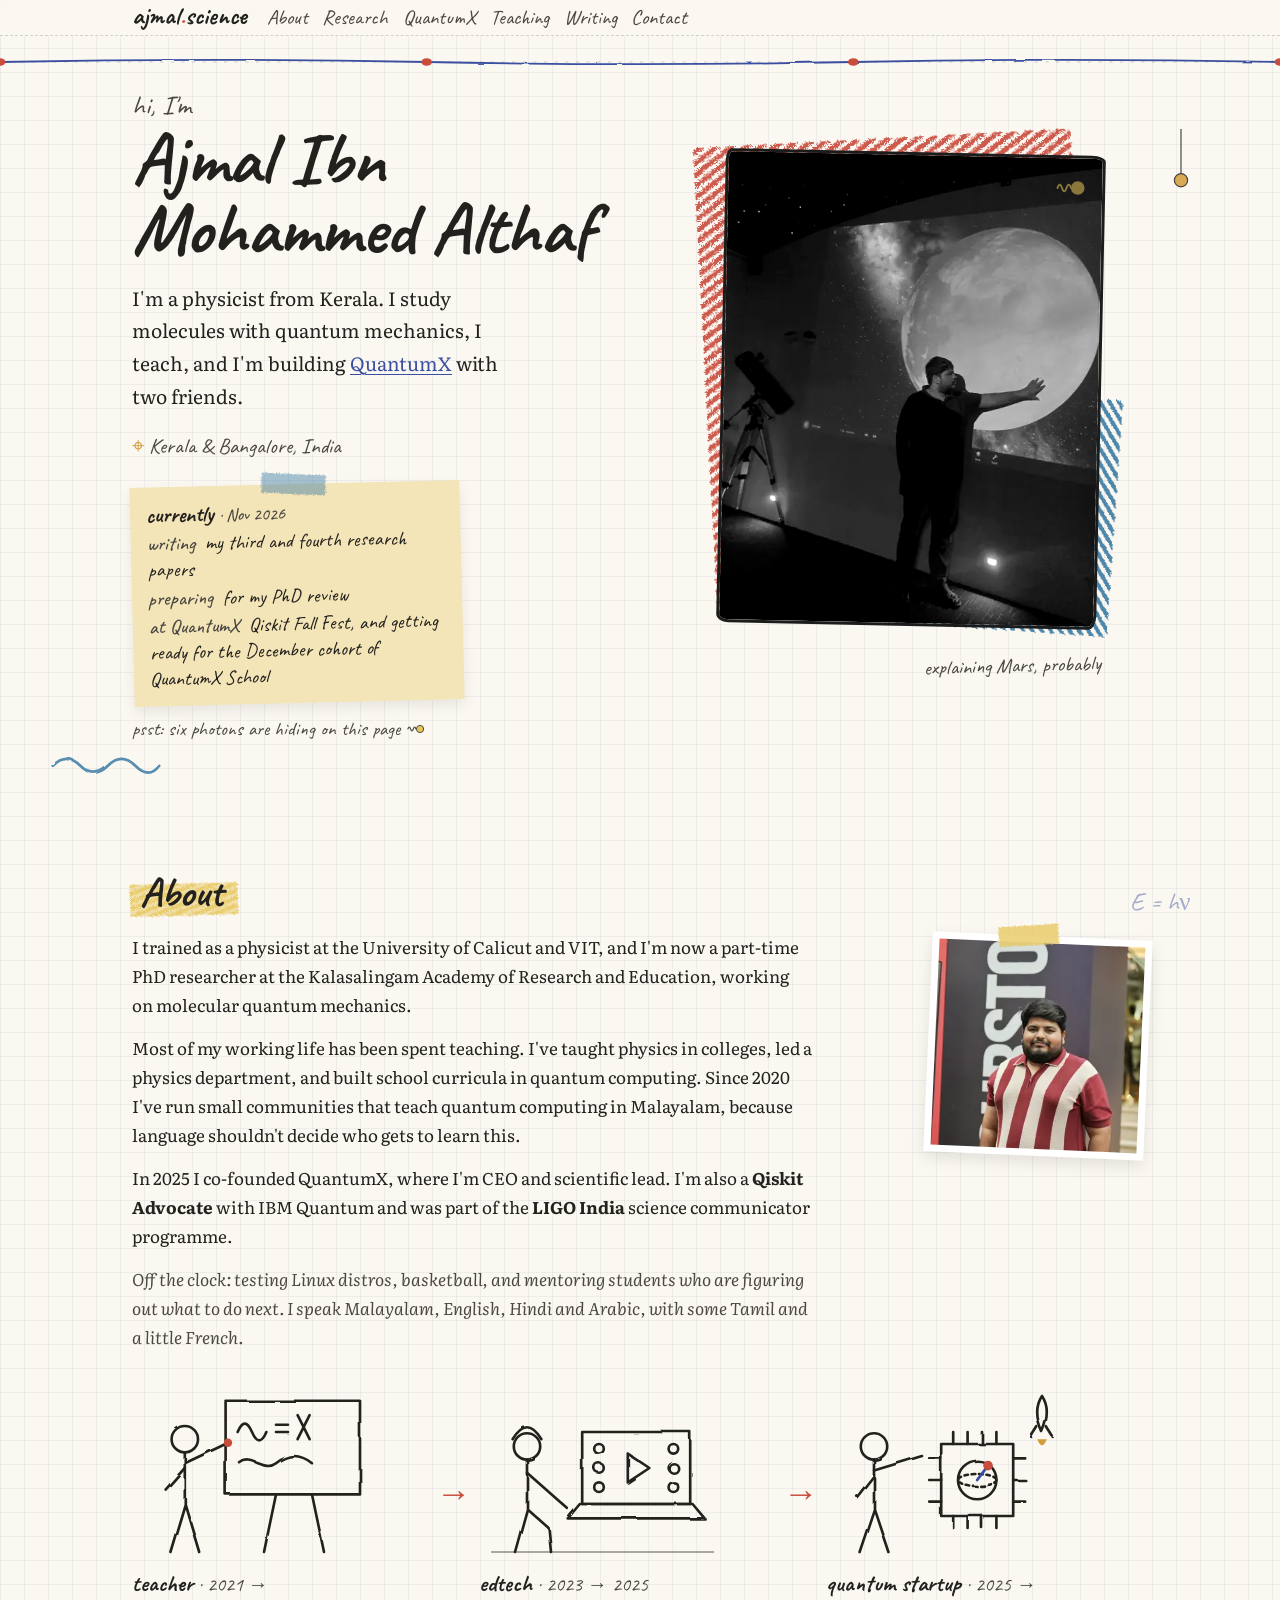
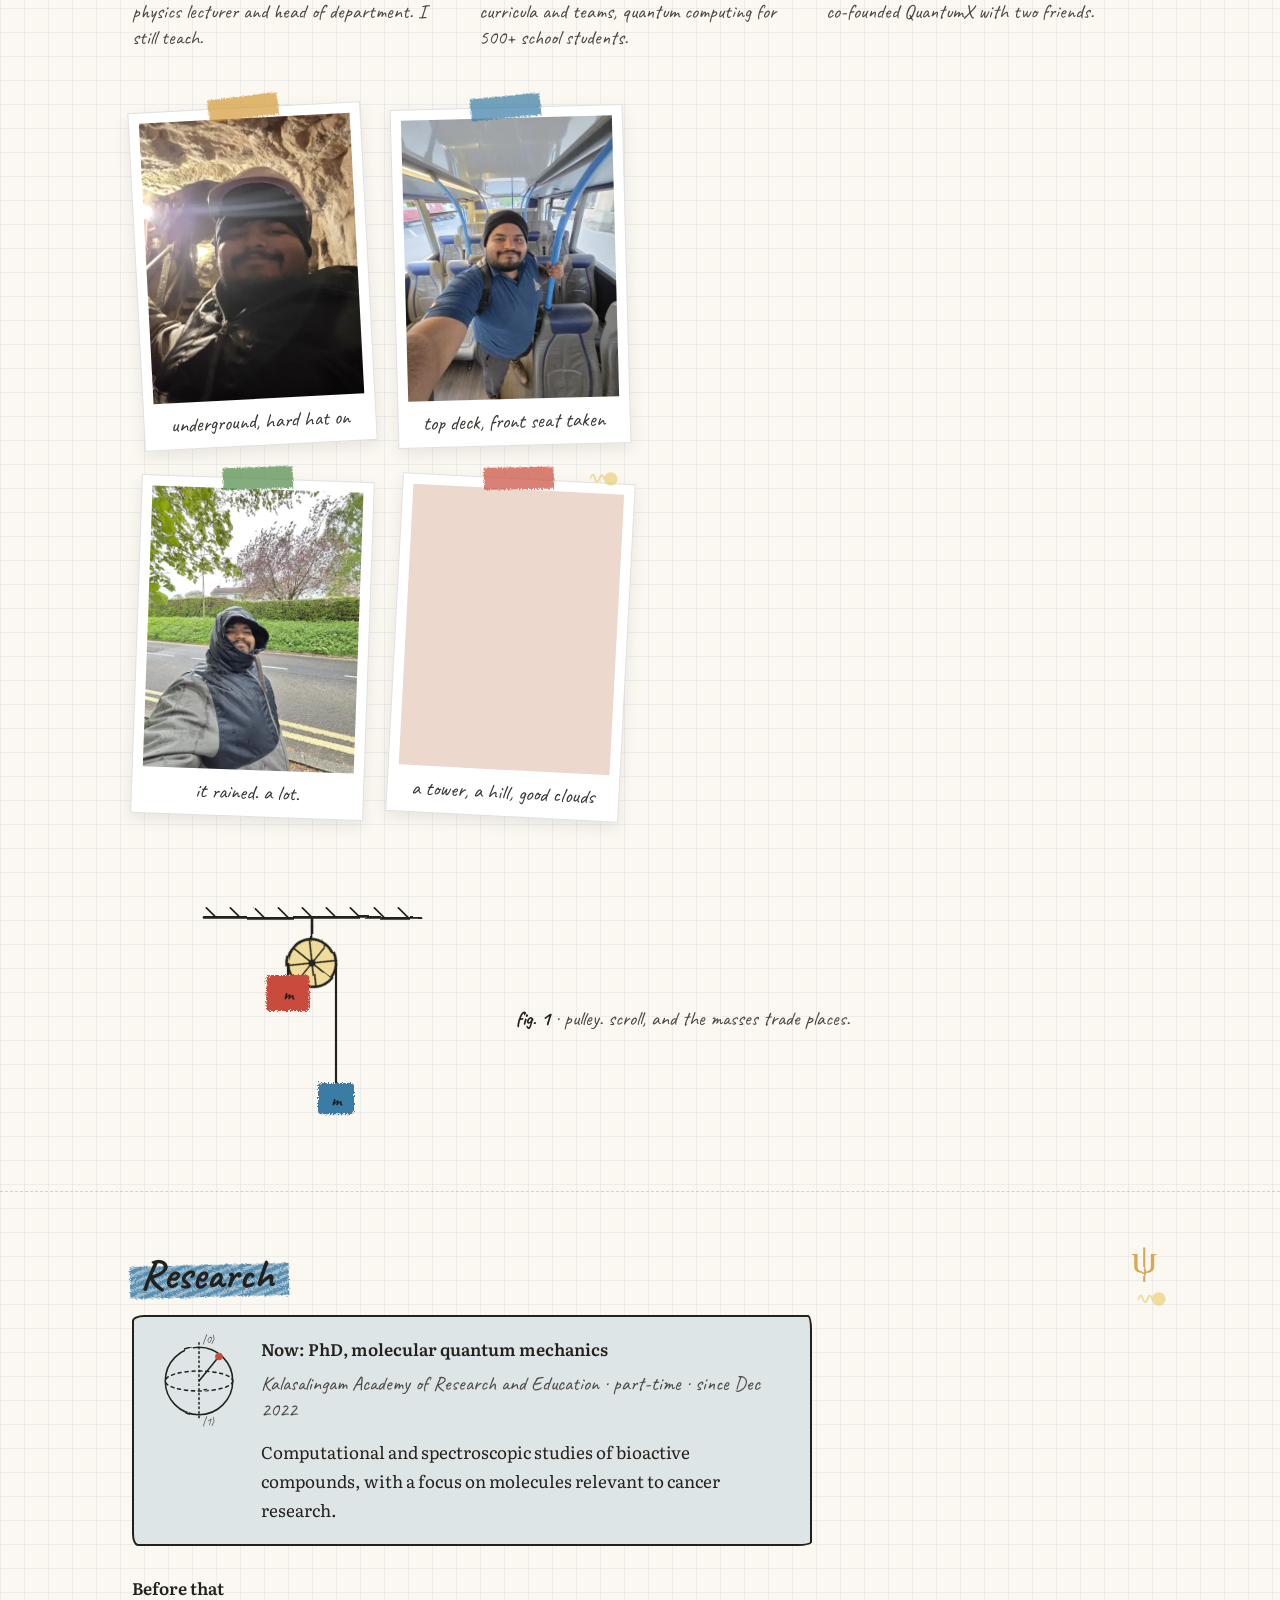
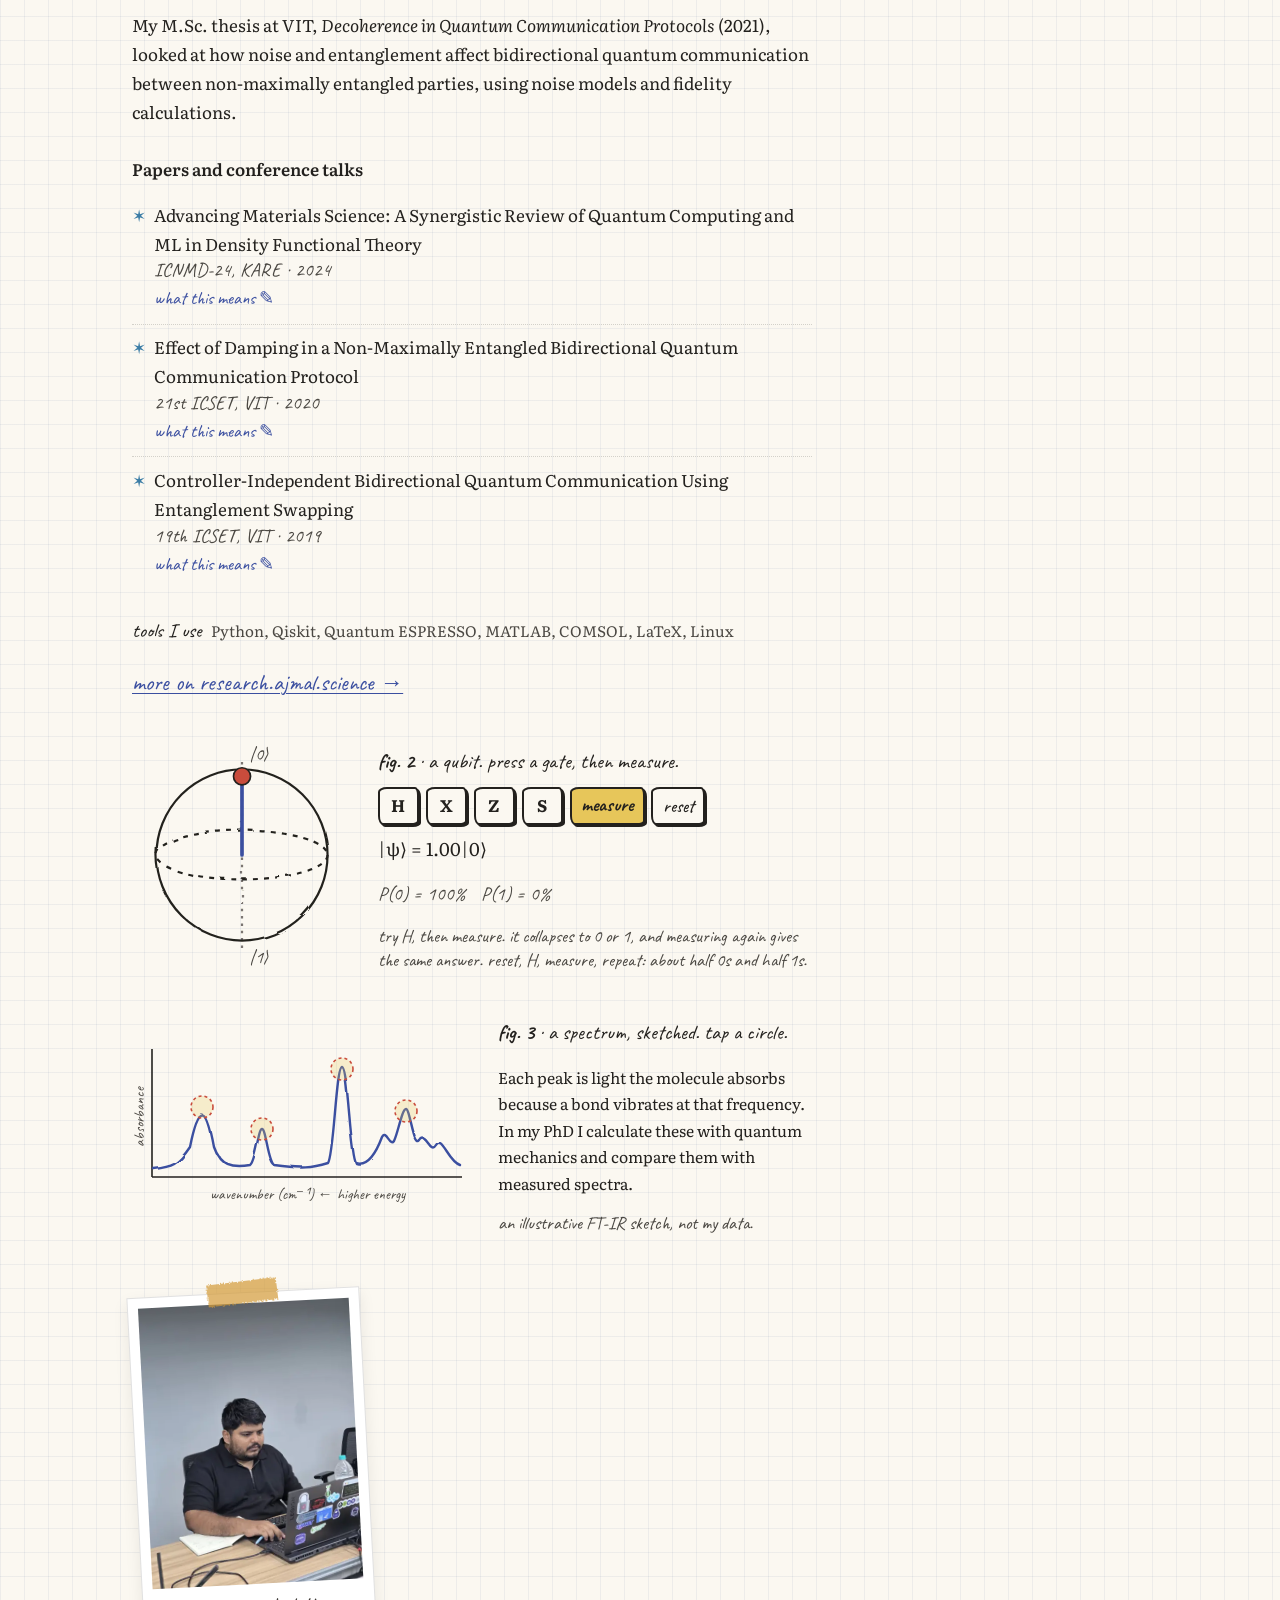
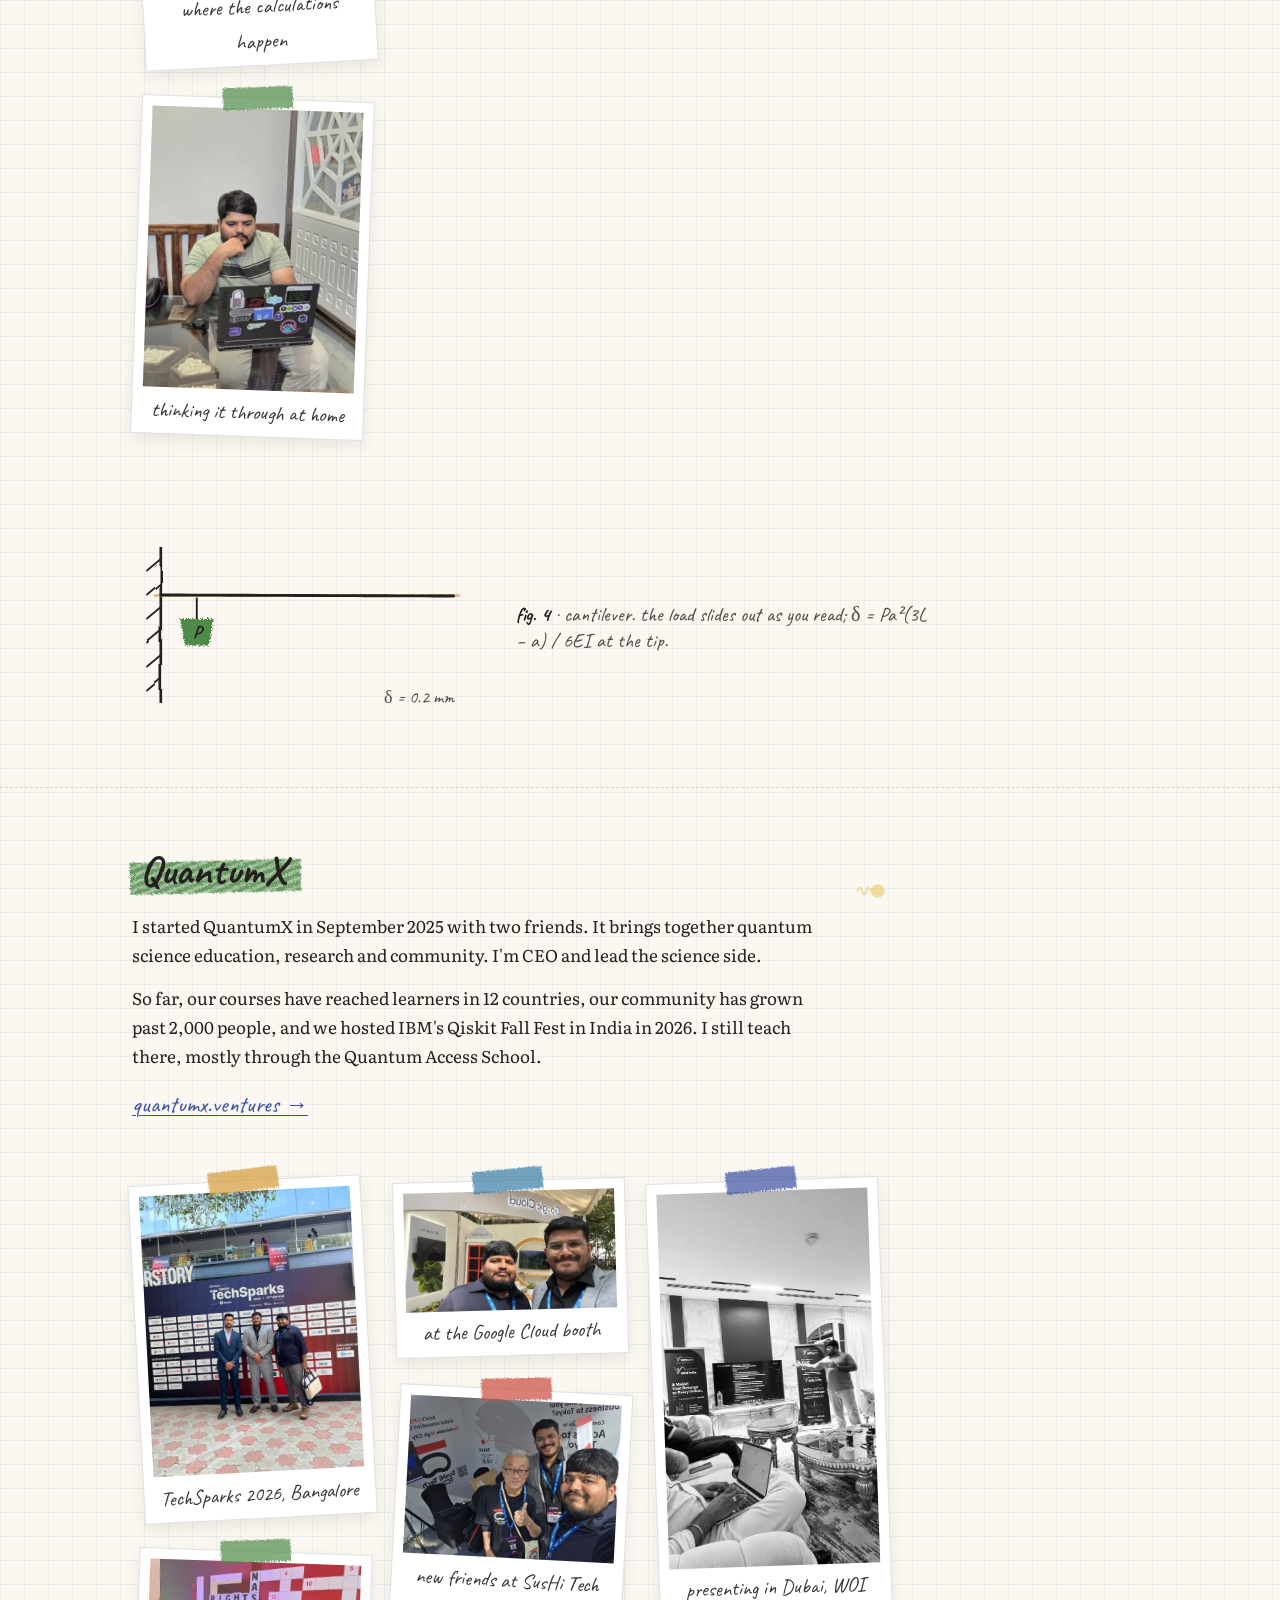
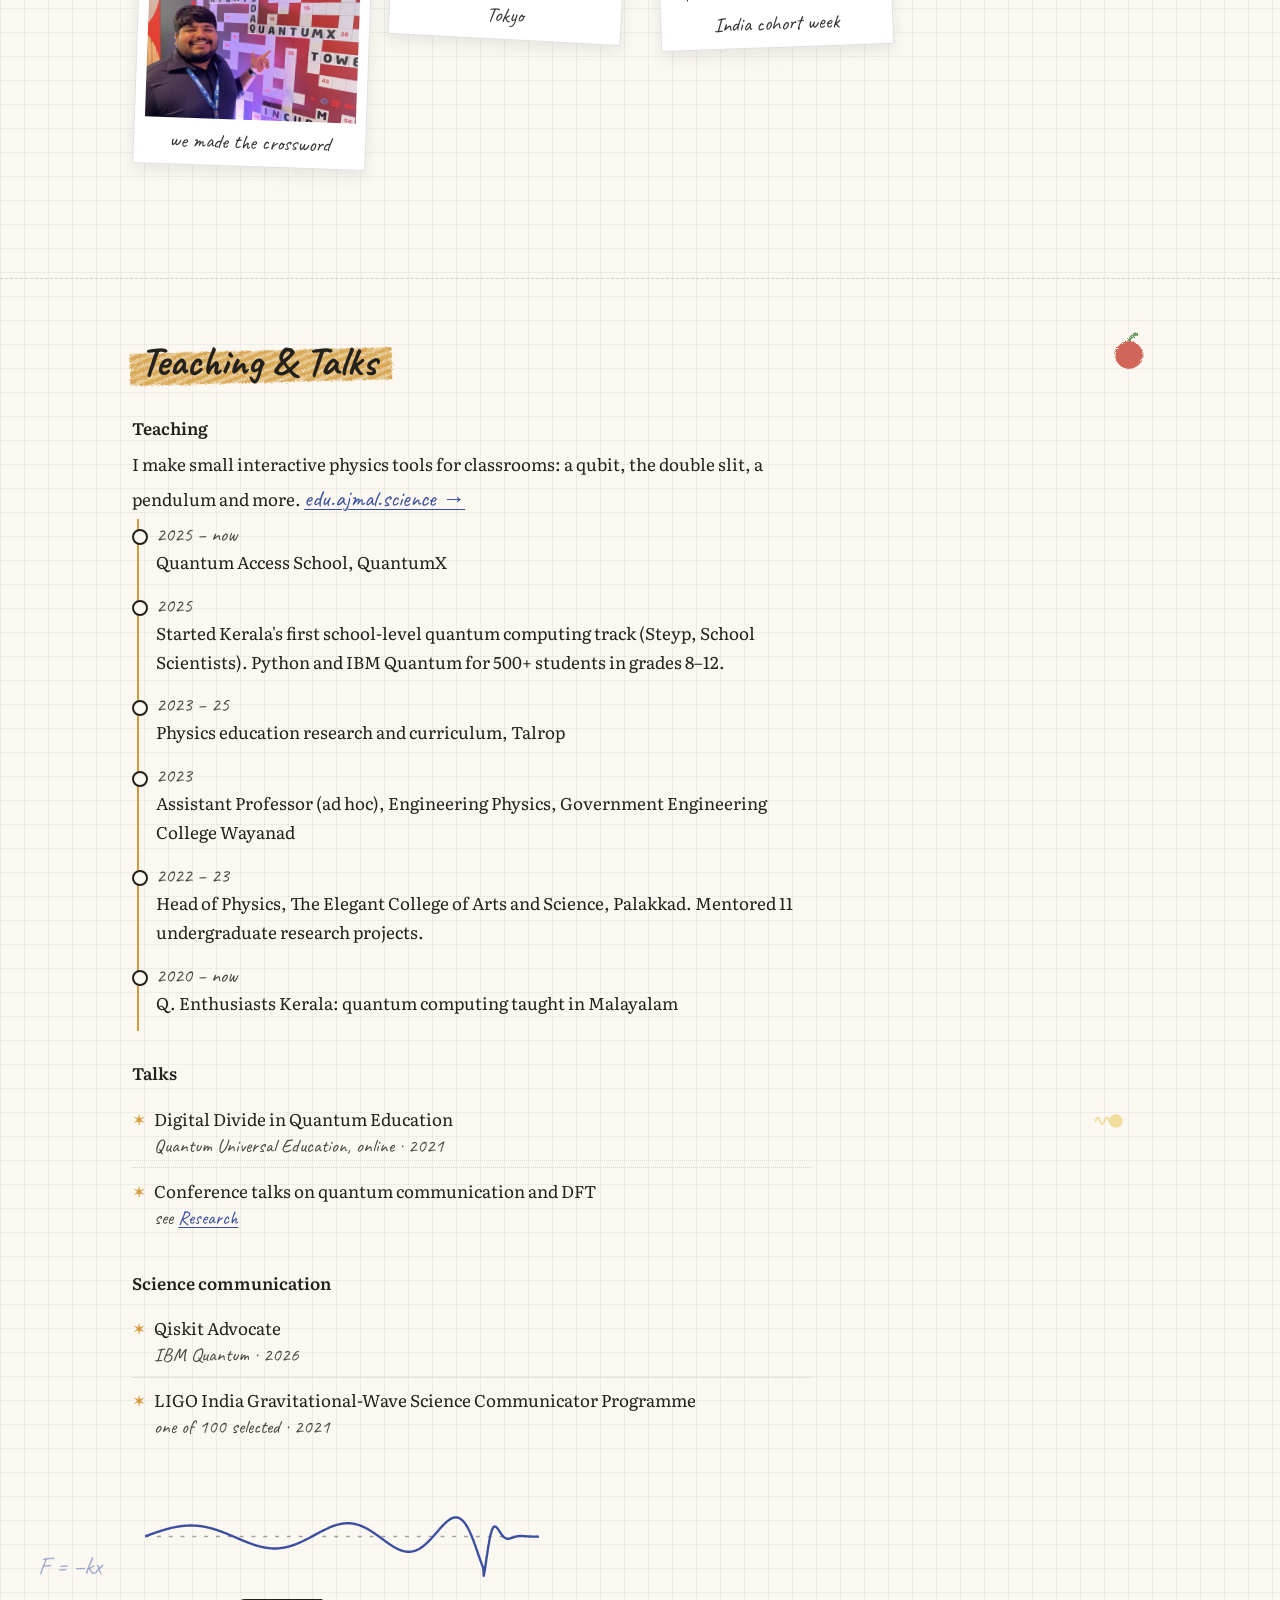
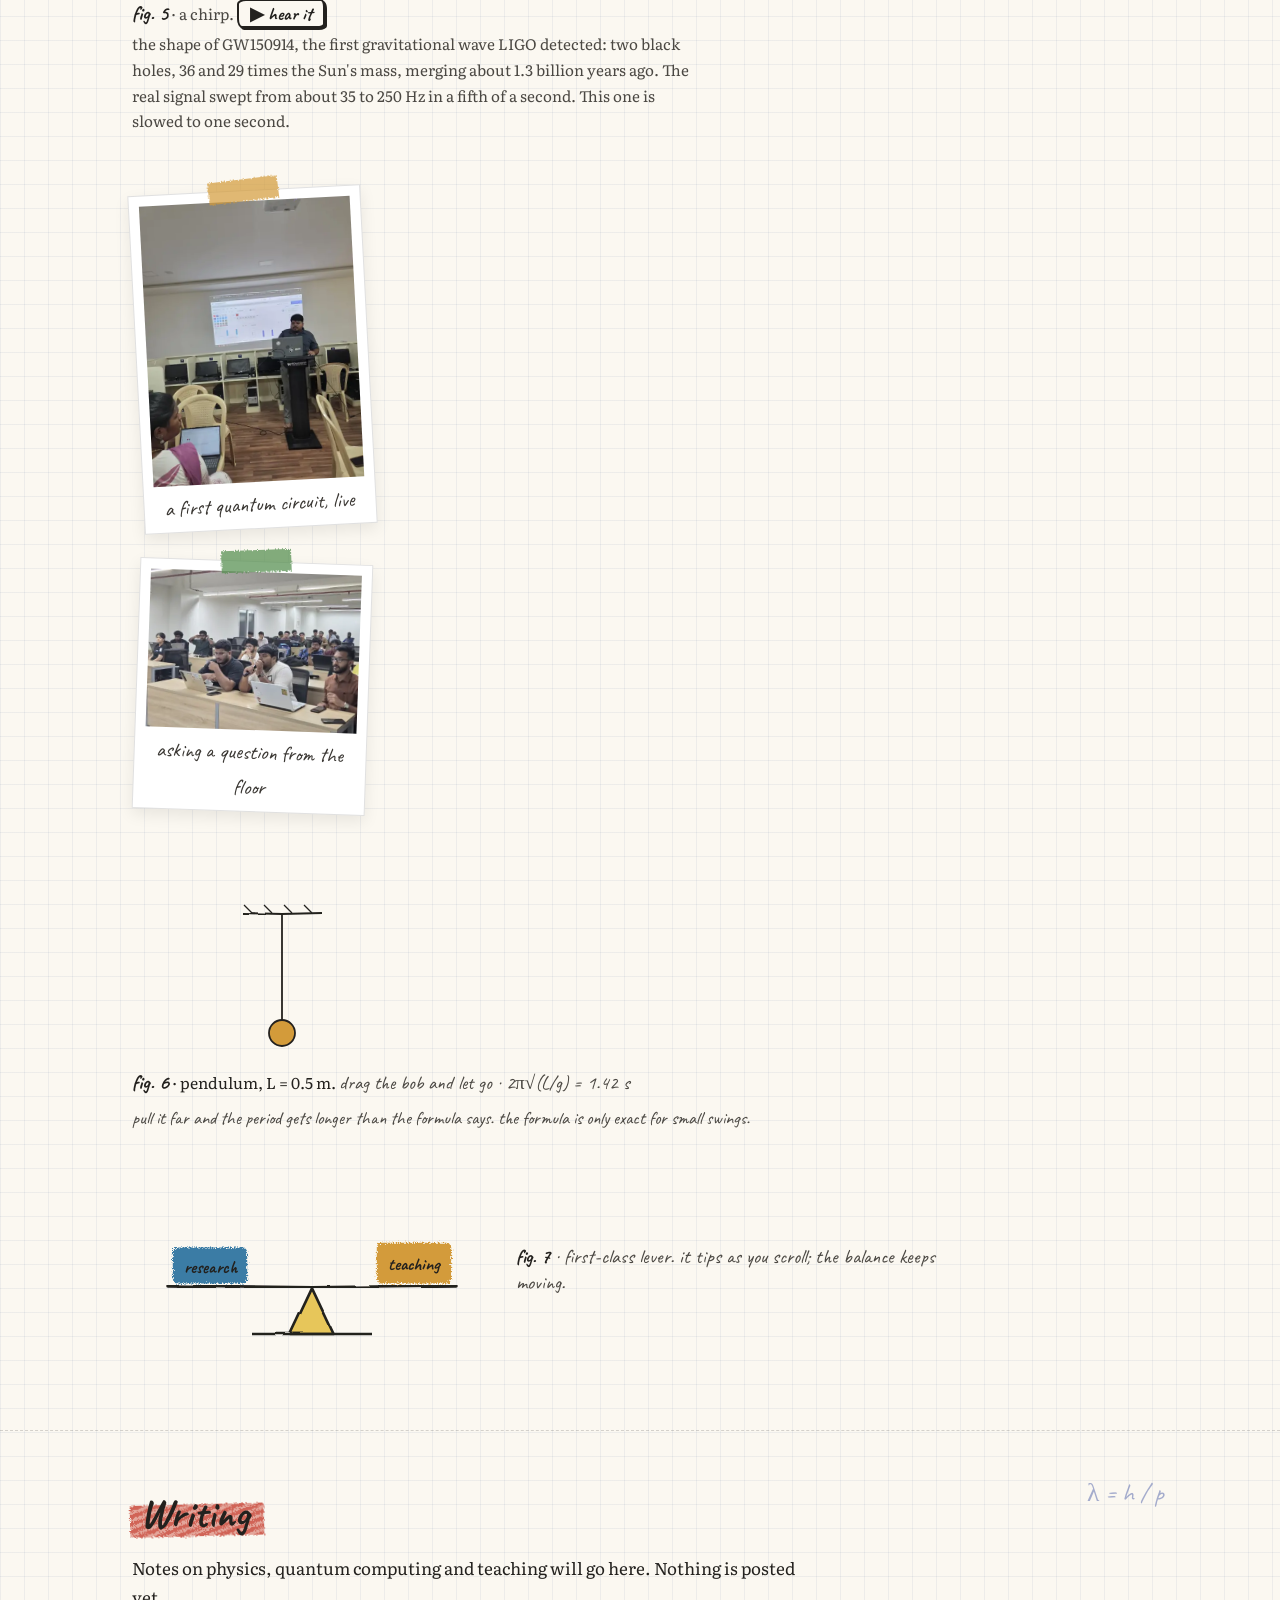
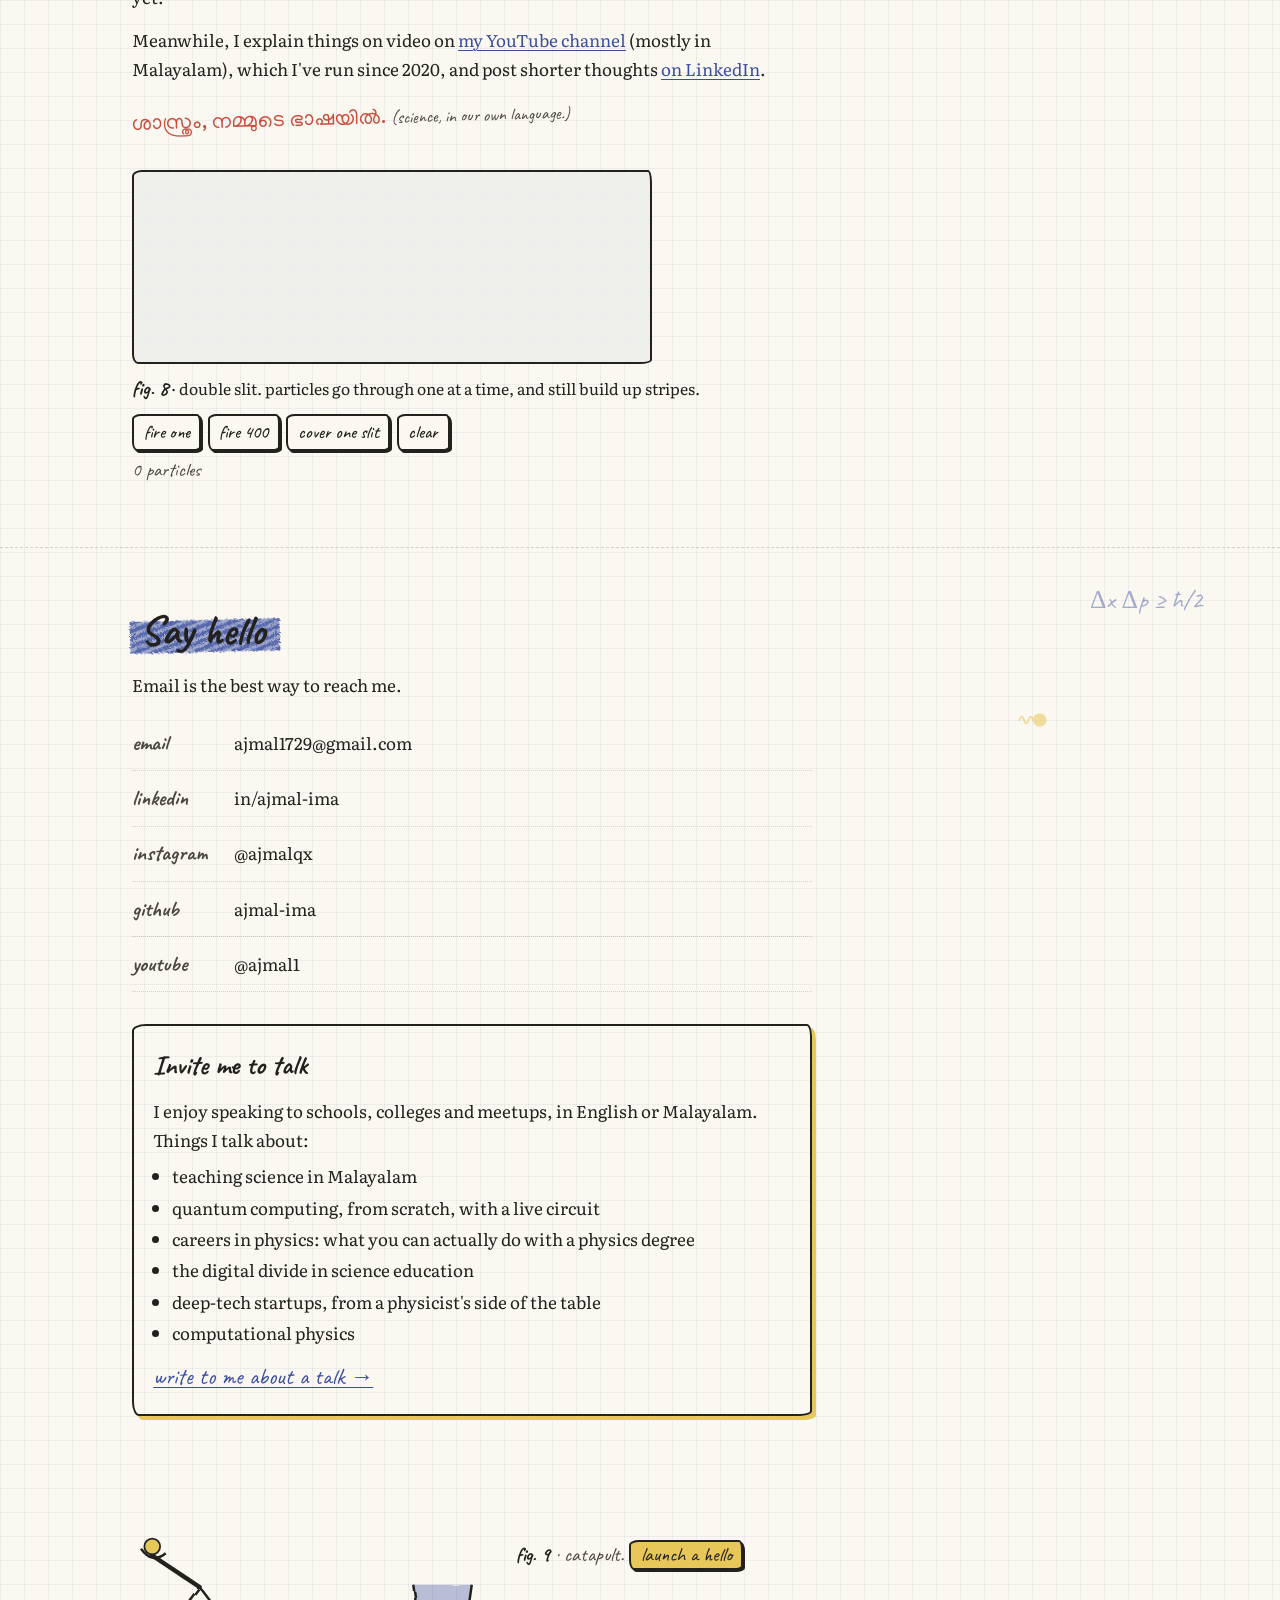
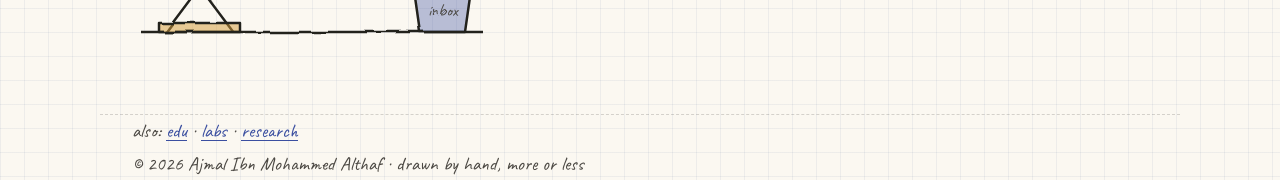
<file: index.html>
<!DOCTYPE html>
<html lang="en-IN">
<head>
  <meta charset="UTF-8" />
  <meta name="viewport" content="width=device-width, initial-scale=1" />

  <title>Ajmal Ibn Mohammed Althaf · Physicist, researcher and teacher</title>
  <meta name="description" content="Ajmal Ibn Mohammed Althaf is a physicist from Kerala, India: a part-time PhD researcher in molecular quantum mechanics, a physics and quantum computing teacher, a Qiskit Advocate, and co-founder of QuantumX." />
  <meta name="author" content="Ajmal Ibn Mohammed Althaf" />
  <meta name="robots" content="index, follow, max-image-preview:large" />
  <link rel="canonical" href="https://ajmal.science/" />
  <meta name="theme-color" content="#fbf8f1" media="(prefers-color-scheme: light)" />
  <meta name="theme-color" content="#1f1e1c" media="(prefers-color-scheme: dark)" />

  <!-- Link previews (WhatsApp, LinkedIn, X, etc.) -->
  <meta property="og:type" content="profile" />
  <meta property="og:site_name" content="ajmal.science" />
  <meta property="og:locale" content="en_IN" />
  <meta property="og:url" content="https://ajmal.science/" />
  <meta property="og:title" content="Ajmal Ibn Mohammed Althaf · Physicist" />
  <meta property="og:description" content="Physicist from Kerala. PhD researcher in molecular quantum mechanics, teacher, and co-founder of QuantumX." />
  <meta property="og:image" content="https://ajmal.science/og-ajmal-2026.jpg" />
  <meta property="og:image:type" content="image/jpeg" />
  <meta property="og:image:width" content="1200" />
  <meta property="og:image:height" content="630" />
  <meta property="og:image:alt" content="Sketchbook card: Ajmal Ibn Mohammed Althaf, physicist from Kerala, with a photo of him explaining Mars." />
  <meta property="profile:first_name" content="Ajmal" />
  <meta property="profile:last_name" content="Ibn Mohammed Althaf" />
  <meta name="twitter:card" content="summary_large_image" />
  <meta name="twitter:title" content="Ajmal Ibn Mohammed Althaf · Physicist" />
  <meta name="twitter:description" content="Physicist from Kerala. PhD researcher, teacher, and co-founder of QuantumX." />
  <meta name="twitter:image" content="https://ajmal.science/og-ajmal-2026.jpg" />

  <link rel="icon" type="image/png" sizes="32x32" href="favicon-32.png" />
  <link rel="apple-touch-icon" href="apple-touch-icon.png" />
  <link rel="manifest" href="site.webmanifest" />

  <link rel="preload" as="image" href="img/portrait-900.webp" imagesrcset="img/portrait-480.webp 480w, img/portrait-900.webp 900w" imagesizes="(min-width: 760px) 380px, 90vw" fetchpriority="high" />
  <link rel="preconnect" href="https://fonts.googleapis.com" />
  <link rel="preconnect" href="https://fonts.gstatic.com" crossorigin />
  <link href="https://fonts.googleapis.com/css2?family=Caveat:wght@500;700&family=Manjari:wght@400;700&family=Literata:ital,opsz,wght@0,7..72,400;0,7..72,600;1,7..72,400&display=swap" rel="stylesheet" />
  <link rel="stylesheet" href="style.css" />

  <!-- Structured data: tells search engines who this page is about -->
  <script type="application/ld+json">
  {
    "@context": "https://schema.org",
    "@graph": [
      {
        "@type": "WebSite",
        "@id": "https://ajmal.science/#website",
        "url": "https://ajmal.science/",
        "name": "ajmal.science",
        "inLanguage": "en-IN",
        "about": { "@id": "https://ajmal.science/#person" }
      },
      {
        "@type": "ProfilePage",
        "@id": "https://ajmal.science/#page",
        "url": "https://ajmal.science/",
        "name": "Ajmal Ibn Mohammed Althaf",
        "isPartOf": { "@id": "https://ajmal.science/#website" },
        "mainEntity": { "@id": "https://ajmal.science/#person" },
        "dateModified": "2026-11-24"
      },
      {
        "@type": "Person",
        "@id": "https://ajmal.science/#person",
        "name": "Ajmal Ibn Mohammed Althaf",
        "givenName": "Ajmal",
        "url": "https://ajmal.science/",
        "image": "https://ajmal.science/img/portrait-900.jpg",
        "jobTitle": ["Physicist", "Co-founder, CEO and Scientific Lead at QuantumX"],
        "description": "Physicist from Kerala, India. Part-time PhD researcher in molecular quantum mechanics, physics and quantum computing teacher, Qiskit Advocate, and co-founder of QuantumX.",
        "worksFor": { "@type": "Organization", "name": "QuantumX", "url": "https://quantumx.ventures/" },
        "affiliation": { "@type": "CollegeOrUniversity", "name": "Kalasalingam Academy of Research and Education" },
        "alumniOf": [
          { "@type": "CollegeOrUniversity", "name": "Vellore Institute of Technology" },
          { "@type": "CollegeOrUniversity", "name": "University of Calicut" }
        ],
        "knowsAbout": ["Physics", "Molecular quantum mechanics", "Spectroscopy", "Quantum computing", "Quantum communication", "Decoherence", "Qiskit", "Physics education"],
        "knowsLanguage": ["ml", "en", "hi", "ar", "ta", "fr"],
        "homeLocation": { "@type": "Place", "name": "Kerala, India" },
        "email": "mailto:ajmal1729@gmail.com",
        "sameAs": [
          "https://www.linkedin.com/in/ajmal-ima",
          "https://www.instagram.com/ajmalqx",
          "https://github.com/ajmal-ima",
          "https://www.youtube.com/@ajmal1"
        ]
      }
    ]
  }
  </script>
</head>
<body>

  <!-- Shared SVG filters: give lines and fills a hand-drawn, crayon edge -->
  <svg class="defs" aria-hidden="true" focusable="false">
    <filter id="crayon" x="-5%" y="-20%" width="110%" height="140%">
      <feTurbulence type="fractalNoise" baseFrequency="0.9" numOctaves="2" seed="3" result="n" />
      <feDisplacementMap in="SourceGraphic" in2="n" scale="5" />
    </filter>
    <filter id="wobble">
      <feTurbulence type="fractalNoise" baseFrequency="0.035" numOctaves="2" seed="7" result="n" />
      <feDisplacementMap in="SourceGraphic" in2="n" scale="3" />
    </filter>
    <!-- a photon: a little wave packet with a dot -->
    <symbol id="star" viewBox="0 0 40 40">
      <path d="M2 20 q3 -9 6 0 t6 0 t6 0" fill="none" stroke="currentColor" stroke-width="2.6" stroke-linecap="round" />
      <circle cx="29" cy="20" r="8" stroke="currentColor" stroke-width="2.2" />
    </symbol>
  </svg>

  <a class="skip" href="#about">Skip to content</a>

  <!-- reading progress: a crayon line that fills as you scroll -->
  <div class="progress" aria-hidden="true"><span></span></div>

  <header class="top">
    <div class="wrap top-inner">
      <a class="name-mark" href="#top">ajmal<span>.</span>science</a>
      <nav aria-label="Sections">
        <a href="#about">About</a>
        <a href="#research">Research</a>
        <a href="#quantumx">QuantumX</a>
        <a href="#teaching">Teaching</a>
        <a href="#writing">Writing</a>
        <a href="#contact">Contact</a>
      </nav>
    </div>
  </header>

  <main>

    <!-- Intro -->
    <section class="intro" id="top" aria-label="Introduction">
      <!-- a standing wave on a string, n = 3 (it oscillates gently when motion is allowed) -->
      <svg class="lights" viewBox="0 0 1200 70" preserveAspectRatio="none" aria-hidden="true">
        <line x1="0" y1="35" x2="1200" y2="35" stroke="currentColor" stroke-width="1" stroke-dasharray="3 7" opacity=".5" />
        <path class="wave" d="M0 35 Q 200 5 400 35 T 800 35 T 1200 35" fill="none" stroke="var(--c-violet)" stroke-width="2.4" stroke-linecap="round" filter="url(#wobble)" />
        <g fill="var(--c-magenta)"><circle cx="0" cy="35" r="5" /><circle cx="400" cy="35" r="5" /><circle cx="800" cy="35" r="5" /><circle cx="1200" cy="35" r="5" /></g>
      </svg>

      <!-- floating doodles (move at different speeds as you scroll) -->
      <svg class="float f-atom" data-speed="-0.12" viewBox="0 0 60 90" aria-hidden="true">
        <path d="M14 4 H46" stroke="currentColor" stroke-width="2" filter="url(#wobble)" />
        <g class="pendulum">
          <line x1="30" y1="4" x2="30" y2="68" stroke="currentColor" stroke-width="1.6" />
          <circle cx="30" cy="74" r="9" fill="var(--c-orange)" stroke="currentColor" stroke-width="1.6" />
        </g>
      </svg>
      <svg class="float f-wave" data-speed="0.08" viewBox="0 0 120 30" aria-hidden="true">
        <path d="M2 15 Q 17 0 32 15 T 62 15 T 92 15 T 118 15" fill="none" stroke="var(--c-cyan)" stroke-width="3" stroke-linecap="round" filter="url(#wobble)" />
      </svg>

      <div class="wrap intro-grid">
        <div class="intro-text">
          <p class="hello">hi, I'm</p>
          <h1>Ajmal Ibn Mohammed Althaf</h1>
          <p class="lede">
            I'm a physicist from Kerala. I study molecules with quantum
            mechanics, I teach, and I'm building
            <a href="https://quantumx.ventures/" rel="noopener">QuantumX</a>
            with two friends.
          </p>
          <p class="where">Kerala &amp; Bangalore, India</p>
          <!-- "Currently" note. Update these three lines now and then. -->
          <aside class="currently" aria-label="Currently" data-updated="2026-11">
            <p class="cur-head">currently <span>· Nov 2026</span></p>
            <p><b>writing</b> my third and fourth research papers</p>
            <p><b>preparing</b> for my PhD review</p>
            <p><b>at QuantumX</b> Qiskit Fall Fest, and getting ready for the December cohort of QuantumX School</p>
          </aside>
          <p class="game-hint">psst: six photons are hiding on this page <svg class="mini-star" aria-hidden="true"><use href="#star" /></svg></p>
        </div>

        <figure class="portrait tilt">
          <span class="scribble s1" aria-hidden="true"></span>
          <span class="scribble s2" aria-hidden="true"></span>
          <picture>
            <source type="image/webp" srcset="img/portrait-480.webp 480w, img/portrait-900.webp 900w" sizes="(min-width: 760px) 380px, 90vw" />
            <img src="img/portrait-900.jpg" width="900" height="1126" fetchpriority="high" decoding="async"
                 alt="Ajmal Ibn Mohammed Althaf standing in a dark dome, pointing at a planet projected on the wall, with a telescope beside him." />
          </picture>
          <figcaption>explaining Mars, probably</figcaption>
          <button class="star" style="--x: 88%; --y: 4%" aria-label="Hidden photon 1"><svg><use href="#star" /></svg></button>
        </figure>
      </div>
    </section>

    <!-- About -->
    <section class="sec" id="about" style="--hl: var(--c-yellow)">
      <span class="float eq" data-speed="-0.06" style="top: 70px; right: 7%" aria-hidden="true">E = hν</span>
      <div class="wrap narrow">
        <h2 class="reveal"><span>About</span></h2>
        <figure class="mug reveal">
          <picture>
            <source type="image/webp" srcset="img/headshot-480.webp 480w, img/headshot-900.webp 900w" sizes="(min-width: 760px) 220px, 45vw" />
            <img src="img/headshot-900.jpg" width="900" height="600" loading="lazy" decoding="async" alt="Portrait of Ajmal Ibn Mohammed Althaf in a red and cream striped shirt." />
          </picture>
        </figure>
        <div class="reveal">
          <p>
            I trained as a physicist at the University of Calicut and VIT, and
            I'm now a part-time PhD researcher at the Kalasalingam Academy of
            Research and Education, working on molecular quantum mechanics.
          </p>
          <p>
            Most of my working life has been spent teaching. I've taught physics
            in colleges, led a physics department, and built school curricula
            in quantum computing. Since 2020 I've run small communities that
            teach quantum computing in Malayalam, because language shouldn't
            decide who gets to learn this.
          </p>
          <p>
            In 2025 I co-founded QuantumX, where I'm CEO and scientific lead. I'm
            also a <strong>Qiskit Advocate</strong> with IBM Quantum and was part
            of the <strong>LIGO India</strong> science communicator programme.
          </p>
          <p class="aside">
            Off the clock: testing Linux distros, basketball, and mentoring
            students who are figuring out what to do next. I speak Malayalam,
            English, Hindi and Arabic, with some Tamil and a little French.
          </p>
        </div>
        <!-- how I got here: three sketches that draw themselves -->
        <ol class="path reveal" aria-label="How I got here">
          <li>
            <svg class="sketch" viewBox="0 0 200 150" role="img" aria-label="Sketch of me writing an equation on a whiteboard">
              <g fill="none" stroke="currentColor" stroke-width="2.2" stroke-linecap="round" stroke-linejoin="round" filter="url(#wobble)">
                <path d="M78 14 H190 V92 H78 Z" />
                <path d="M120 92 L110 140 M150 92 L160 140" />
                <path d="M88 40 q6 -14 12 0 t12 0" />
                <path d="M120 34 h10 M120 40 h10" />
                <path d="M138 26 l10 20 M148 26 l-10 20" />
                <path d="M90 66 c10 -8 20 8 30 0 s20 -8 30 0" />
                <circle cx="44" cy="46" r="11" />
                <path d="M44 57 V100 M44 100 L32 140 M44 100 L56 140" />
                <path d="M44 66 L78 50 M44 70 L28 88" />
              </g>
              <circle class="ink-dot" cx="80" cy="49" r="3.5" fill="var(--c-magenta)" />
            </svg>
            <p><b>teacher</b> · 2021 →<br />physics lecturer and head of department. I still teach.</p>
          </li>
          <li>
            <svg class="sketch" viewBox="0 0 200 150" role="img" aria-label="Sketch of me at a laptop making lessons for many students">
              <g fill="none" stroke="currentColor" stroke-width="2.2" stroke-linecap="round" stroke-linejoin="round" filter="url(#wobble)">
                <path d="M86 40 H176 V100 H86 Z" />
                <path d="M74 112 H188 L178 100 H84 Z" />
                <path d="M124 58 L124 82 L142 70 Z" />
                <circle cx="100" cy="54" r="4" /><circle cx="100" cy="70" r="4" /><circle cx="100" cy="86" r="4" />
                <circle cx="162" cy="54" r="4" /><circle cx="162" cy="70" r="4" /><circle cx="162" cy="86" r="4" />
                <circle cx="40" cy="52" r="11" />
                <path d="M28 46 q12 -20 24 0" />
                <path d="M40 63 V104 M40 104 L30 140 M40 104 L58 120 L60 140" />
                <path d="M40 74 L74 104" />
              </g>
              <path d="M10 140 H196" stroke="currentColor" stroke-width="1.4" opacity=".5" />
            </svg>
            <p><b>edtech</b> · 2023 → 2025<br />curricula and teams, quantum computing for 500+ school students.</p>
          </li>
          <li>
            <svg class="sketch" viewBox="0 0 200 150" role="img" aria-label="Sketch of me beside a quantum chip and a small rocket">
              <g fill="none" stroke="currentColor" stroke-width="2.2" stroke-linecap="round" stroke-linejoin="round" filter="url(#wobble)">
                <path d="M96 50 H156 V110 H96 Z" />
                <path d="M106 50 v-10 M118 50 v-10 M130 50 v-10 M142 50 v-10 M106 110 v10 M118 110 v10 M130 110 v10 M142 110 v10" />
                <path d="M96 62 h-10 M96 80 h-10 M96 98 h-10 M156 62 h10 M156 80 h10 M156 98 h10" />
                <circle cx="126" cy="80" r="16" />
                <ellipse cx="126" cy="80" rx="16" ry="5" stroke-dasharray="3 3" />
                <path d="M180 40 q8 -18 0 -30 q-8 12 0 30 Z" />
                <path d="M176 36 l-5 8 M184 36 l5 8" />
                <circle cx="40" cy="52" r="11" />
                <path d="M40 63 V104 M40 104 L28 140 M40 104 L52 140" />
                <path d="M40 72 L80 60 M40 76 L26 94" />
              </g>
              <line x1="126" y1="80" x2="135" y2="68" stroke="var(--c-violet)" stroke-width="2.4" stroke-linecap="round" />
              <circle class="ink-dot" cx="135" cy="68" r="4" fill="var(--c-magenta)" />
              <path class="flame" d="M176 46 q4 10 8 0" fill="var(--c-orange)" />
            </svg>
            <p><b>quantum startup</b> · 2025 →<br />co-founded QuantumX with two friends.</p>
          </li>
        </ol>

      </div>

      <!-- Snapshots. Add more with tools/make_images.py, then copy a <li class="snap"> block. -->
      <div class="wrap">
        <ul class="snaps reveal" aria-label="Off the clock">
          <li class="snap" style="--r: -3deg; --hl2: var(--c-orange)">
            <picture>
              <source type="image/webp" srcset="img/cave-480.webp 480w, img/cave-900.webp 900w" sizes="(min-width: 760px) 250px, 62vw" />
              <img src="img/cave-900.jpg" width="900" height="1200" loading="lazy" decoding="async" alt="Ajmal in a hard hat, taking a selfie deep inside a rocky cave tunnel." />
            </picture>
            <p>underground, hard hat on</p>
          </li>
          <li class="snap" style="--r: 2deg; --hl2: var(--c-green)">
            <picture>
              <source type="image/webp" srcset="img/rain-480.webp 480w, img/rain-900.webp 900w" sizes="(min-width: 760px) 250px, 62vw" />
              <img src="img/rain-900.jpg" width="900" height="1200" loading="lazy" decoding="async" alt="Ajmal in a hooded rain jacket on a wet road lined with hedges and a blossoming tree." />
            </picture>
            <p>it rained. a lot.</p>
          </li>
          <li class="snap" style="--r: -1.5deg; --hl2: var(--c-cyan)">
            <picture>
              <source type="image/webp" srcset="img/bus-480.webp 480w, img/bus-900.webp 900w" sizes="(min-width: 760px) 250px, 62vw" />
              <img src="img/bus-900.jpg" width="900" height="1200" loading="lazy" decoding="async" alt="Ajmal taking a selfie on the empty top deck of a bus." />
            </picture>
            <p>top deck, front seat taken</p>
          </li>
          <li class="snap" style="--r: 3deg; --hl2: var(--c-magenta)">
            <picture>
              <source type="image/webp" srcset="img/tower-480.webp 480w, img/tower-900.webp 900w" sizes="(min-width: 760px) 250px, 62vw" />
              <img src="img/tower-900.jpg" width="900" height="1200" loading="lazy" decoding="async" alt="Ajmal on a grassy hill under a blue sky, with an old stone tower behind him." />
            </picture>
            <p>a tower, a hill, good clouds</p>
            <button class="star" style="--x: 80%; --y: -6%" aria-label="Hidden photon 2"><svg><use href="#star" /></svg></button>
          </li>
        </ul>
      </div>

      <figure class="machine wrap reveal" data-machine="pulley">
        <svg viewBox="0 0 300 190" role="img" aria-label="A hand-drawn pulley with two weights that move as you scroll">
          <g class="ink" fill="none" stroke="currentColor" stroke-width="2.2" stroke-linecap="round" filter="url(#wobble)">
            <path d="M60 12 H240" /><path d="M70 12 l-8 -8 M90 12 l-8 -8 M110 12 l-8 -8 M130 12 l-8 -8 M150 12 l-8 -8 M170 12 l-8 -8 M190 12 l-8 -8 M210 12 l-8 -8 M230 12 l-8 -8" stroke-width="1.4" />
            <path d="M150 12 V32" />
          </g>
          <g class="wheel" filter="url(#wobble)">
            <circle cx="150" cy="50" r="20" fill="var(--c-yellow)" fill-opacity=".55" stroke="currentColor" stroke-width="2.2" />
            <path d="M150 30 V70 M130 50 H170 M136 36 L164 64 M164 36 L136 64" stroke="currentColor" stroke-width="1.4" />
            <circle cx="150" cy="50" r="3" fill="currentColor" />
          </g>
          <line class="rope-l" x1="130" y1="50" x2="130" y2="120" stroke="currentColor" stroke-width="1.8" />
          <line class="rope-r" x1="170" y1="50" x2="170" y2="100" stroke="currentColor" stroke-width="1.8" />
          <g class="mass-l"><rect x="112" y="0" width="36" height="30" rx="3" fill="var(--c-magenta)" filter="url(#crayon)" /><text x="130" y="21" class="fig-label dark" text-anchor="middle">m</text></g>
          <g class="mass-r"><rect x="155" y="0" width="30" height="26" rx="3" fill="var(--c-cyan)" filter="url(#crayon)" /><text x="170" y="19" class="fig-label dark" text-anchor="middle">m</text></g>
        </svg>
        <figcaption><b>fig. 1</b> · pulley. scroll, and the masses trade places.</figcaption>
      </figure>
    </section>

    <!-- Research -->
    <section class="sec" id="research" style="--hl: var(--c-cyan)">
      <svg class="float f-psi" data-speed="0.1" viewBox="0 0 60 60" aria-hidden="true">
        <text x="8" y="46" font-size="46" fill="var(--c-orange)" font-family="Caveat, cursive" filter="url(#wobble)">ψ</text>
      </svg>
      <div class="wrap narrow">
        <h2 class="reveal"><span>Research</span></h2>

        <div class="note reveal">
          <svg class="doodle spin" viewBox="0 0 120 120" aria-hidden="true">
            <g fill="none" stroke="currentColor" stroke-width="2" stroke-linecap="round" filter="url(#wobble)">
              <circle cx="60" cy="60" r="44" />
              <ellipse cx="60" cy="60" rx="44" ry="13" stroke-dasharray="4 5" />
              <line x1="60" y1="10" x2="60" y2="110" stroke-dasharray="2 4" />
            </g>
            <g class="vec">
              <line x1="60" y1="60" x2="86" y2="28" stroke="currentColor" stroke-width="2" stroke-linecap="round" />
              <circle cx="86" cy="28" r="5" fill="var(--c-magenta)" />
            </g>
            <text x="64" y="10" class="doodle-label">|0⟩</text>
            <text x="64" y="118" class="doodle-label">|1⟩</text>
          </svg>
          <div>
            <h3>Now: PhD, molecular quantum mechanics</h3>
            <p class="meta">Kalasalingam Academy of Research and Education · part-time · since Dec 2022</p>
            <p>
              Computational and spectroscopic studies of bioactive compounds,
              with a focus on molecules relevant to cancer research.
            </p>
          </div>
        </div>

        <div class="reveal">
          <h3>Before that</h3>
          <p>
            My M.Sc. thesis at VIT, <em>Decoherence in Quantum Communication
            Protocols</em> (2021), looked at how noise and entanglement affect
            bidirectional quantum communication between non-maximally entangled
            parties, using noise models and fidelity calculations.
          </p>
        </div>

        <div class="reveal">
          <h3>Papers and conference talks</h3>
          <ul class="list">
            <li>
              <span class="t">Advancing Materials Science: A Synergistic Review of Quantum Computing and ML in Density Functional Theory</span>
              <span class="m">ICNMD-24, KARE · 2024</span>
              <details class="margin-note"><summary>what this means ✎</summary><p>Density functional theory (DFT) is how we compute what the electrons in a molecule or material are doing. It works well, but it gets expensive fast. This review looks at where quantum computers and machine learning could make those calculations cheaper or more accurate.</p></details>
            </li>
            <li>
              <span class="t">Effect of Damping in a Non-Maximally Entangled Bidirectional Quantum Communication Protocol</span>
              <span class="m">21st ICSET, VIT · 2020</span>
              <details class="margin-note"><summary>what this means ✎</summary><p>Two people send quantum information to each other at the same time, using shared entangled particles. Real channels lose energy (damping). We worked out how much that loss spoils the result when the shared entanglement isn't perfect to begin with.</p></details>
            </li>
            <li>
              <span class="t">Controller-Independent Bidirectional Quantum Communication Using Entanglement Swapping</span>
              <span class="m">19th ICSET, VIT · 2019</span>
              <details class="margin-note"><summary>what this means ✎</summary><p>In many two-way quantum communication schemes, a third person, the controller, has to help finish the exchange. This scheme uses entanglement swapping so the exchange doesn't depend on a controller.</p></details>
            </li>
          </ul>
          <p class="tools"><span>tools I use</span> Python, Qiskit, Quantum ESPRESSO, MATLAB, COMSOL, LaTeX, Linux</p>
          <p><a class="more" href="https://research.ajmal.science/">more on research.ajmal.science →</a></p>
        </div>

        <!-- 1. a qubit you can play with -->
        <figure class="lab reveal" id="qubit">
          <svg viewBox="0 0 180 180" role="img" aria-label="Bloch sphere showing the qubit's state">
            <g fill="none" stroke="currentColor" stroke-width="1.8" filter="url(#wobble)">
              <circle cx="90" cy="90" r="70" />
              <ellipse cx="90" cy="90" rx="70" ry="20" stroke-dasharray="4 5" />
              <line x1="90" y1="14" x2="90" y2="166" stroke-dasharray="2 4" opacity=".6" />
            </g>
            <text x="96" y="12" class="fig-label">|0⟩</text>
            <text x="96" y="178" class="fig-label">|1⟩</text>
            <line class="q-shadow" x1="90" y1="90" x2="90" y2="90" stroke="currentColor" stroke-width="1" stroke-dasharray="2 3" opacity=".5" />
            <line class="q-arm" x1="90" y1="90" x2="90" y2="26" stroke="var(--c-violet)" stroke-width="3" stroke-linecap="round" />
            <circle class="q-tip" cx="90" cy="26" r="7" fill="var(--c-magenta)" stroke="currentColor" stroke-width="1.4" />
          </svg>
          <div class="lab-side">
            <p class="lab-title"><b>fig. 2</b> · a qubit. press a gate, then measure.</p>
            <div class="gates">
              <button type="button" data-gate="H" title="Hadamard: makes a 50/50 superposition">H</button>
              <button type="button" data-gate="X" title="X: flips 0 and 1">X</button>
              <button type="button" data-gate="Z" title="Z: flips the phase">Z</button>
              <button type="button" data-gate="S" title="S: quarter turn of phase">S</button>
              <button type="button" data-gate="M" class="measure">measure</button>
              <button type="button" data-gate="R" class="reset">reset</button>
            </div>
            <p class="q-state" aria-live="polite">|ψ⟩ = 1.00|0⟩</p>
            <p class="q-probs">P(0) = 100%   P(1) = 0%</p>
            <p class="q-counts" aria-live="polite"></p>
            <p class="lab-hint">try H, then measure. it collapses to 0 or 1, and measuring again gives the same answer. reset, H, measure, repeat: about half 0s and half 1s.</p>
          </div>
        </figure>

        <!-- 2. an illustrative spectrum -->
        <figure class="lab reveal" id="spectrum">
          <svg viewBox="0 0 340 170" role="img" aria-label="Hand-drawn infrared spectrum with labelled peaks">
            <g fill="none" stroke="currentColor" stroke-width="1.6">
              <path d="M20 140 H330" /><path d="M20 140 V12" />
            </g>
            <text x="175" y="162" class="fig-label" text-anchor="middle">wavenumber (cm⁻¹) ← higher energy</text>
            <text x="12" y="80" class="fig-label" text-anchor="middle" transform="rotate(-90 12 80)">absorbance</text>
            <path d="M22 132 C 40 130, 46 128, 58 110 C 66 70, 74 66, 82 110 C 88 128, 100 131, 118 128 C 124 124, 126 92, 130 92 C 134 92, 136 124, 142 128 C 170 132, 180 131, 196 126 C 202 118, 204 30, 210 30 C 216 30, 218 118, 224 126 C 236 130, 244 116, 250 100 C 254 92, 258 110, 262 104 C 266 96, 270 72, 274 72 C 278 72, 282 112, 288 104 C 294 94, 298 118, 304 108 C 310 98, 316 124, 328 128"
                  fill="none" stroke="var(--c-violet)" stroke-width="2.4" stroke-linecap="round" filter="url(#wobble)" />
            <g class="peaks">
              <circle class="peak" tabindex="0" cx="70" cy="70" r="11" data-note="~3400 cm⁻¹ · O–H stretch. A broad hump: hydrogen-bonded O–H groups, common in bioactive molecules like phenols." />
              <circle class="peak" tabindex="0" cx="130" cy="92" r="11" data-note="~2950 cm⁻¹ · C–H stretch. The backbone of almost every organic molecule shows up here." />
              <circle class="peak" tabindex="0" cx="210" cy="32" r="11" data-note="~1700 cm⁻¹ · C=O stretch. A sharp, strong peak: a carbonyl group. Calculations predict where it sits, and the experiment checks it." />
              <circle class="peak" tabindex="0" cx="274" cy="74" r="11" data-note="below ~1500 cm⁻¹ · the fingerprint region. A tangle of bends and twists that's unique to each molecule." />
            </g>
          </svg>
          <div class="lab-side">
            <p class="lab-title"><b>fig. 3</b> · a spectrum, sketched. tap a circle.</p>
            <p class="sp-note" aria-live="polite">Each peak is light the molecule absorbs because a bond vibrates at that frequency. In my PhD I calculate these with quantum mechanics and compare them with measured spectra.</p>
            <p class="lab-hint">an illustrative FT-IR sketch, not my data.</p>
          </div>
        </figure>
        <button class="star" style="--x: 96%; --y: 2%" aria-label="Hidden photon 3"><svg><use href="#star" /></svg></button>
      </div>

      <div class="wrap">
        <ul class="snaps reveal" aria-label="At the desk">
          <li class="snap" style="--r: -3deg; --hl2: var(--c-orange)">
            <picture>
              <source type="image/webp" srcset="img/desk-office-480.webp 480w, img/desk-office-900.webp 900w" sizes="(min-width: 760px) 250px, 62vw" />
              <img src="img/desk-office-900.jpg" width="900" height="1200" loading="lazy" decoding="async" alt="Ajmal working on a sticker-covered laptop at an office desk, a notebook open beside him." />
            </picture>
            <p>where the calculations happen</p>
          </li>
          <li class="snap" style="--r: 2deg; --hl2: var(--c-green)">
            <picture>
              <source type="image/webp" srcset="img/desk-home-480.webp 480w, img/desk-home-900.webp 900w" sizes="(min-width: 760px) 250px, 62vw" />
              <img src="img/desk-home-900.jpg" width="900" height="1200" loading="lazy" decoding="async" alt="Ajmal at home, chin on hand, reading his laptop screen." />
            </picture>
            <p>thinking it through at home</p>
          </li>
        </ul>
      </div>
      <figure class="machine wrap reveal" data-machine="cantilever">
        <svg viewBox="0 0 300 170" role="img" aria-label="A hand-drawn cantilever beam that bends under a sliding load">
          <g fill="none" stroke="currentColor" stroke-width="2.2" filter="url(#wobble)">
            <path d="M24 20 V150" />
            <path d="M24 30 l-12 10 M24 50 l-12 10 M24 70 l-12 10 M24 90 l-12 10 M24 110 l-12 10 M24 130 l-12 10" stroke-width="1.4" />
          </g>
          <path class="beam-shadow" d="" fill="none" stroke="var(--c-orange)" stroke-width="12" stroke-linecap="round" opacity=".55" filter="url(#crayon)" />
          <path class="beam" d="" fill="none" stroke="currentColor" stroke-width="2.4" stroke-linecap="round" />
          <path class="beam-rest" d="M24 60 H268" fill="none" stroke="currentColor" stroke-width="1" stroke-dasharray="3 5" opacity=".45" />
          <g class="load">
            <line x1="0" y1="0" x2="0" y2="18" stroke="currentColor" stroke-width="1.6" />
            <g filter="url(#crayon)"><path d="M-14 18 h28 l-4 22 h-20 z" fill="var(--c-green)" /></g>
            <text x="0" y="34" class="fig-label dark" text-anchor="middle">P</text>
          </g>
          <text class="fig-label readout" x="268" y="150" text-anchor="end">δ = 0 mm</text>
        </svg>
        <figcaption><b>fig. 4</b> · cantilever. the load slides out as you read; δ = Pa²(3L − a) / 6EI at the tip.</figcaption>
      </figure>
    </section>

    <!-- QuantumX -->
    <section class="sec" id="quantumx" style="--hl: var(--c-green)">
      <div class="wrap narrow">
        <h2 class="reveal"><span>QuantumX</span></h2>
        <div class="reveal">
          <p>
            I started QuantumX in September 2025 with two friends. It brings
            together quantum science education, research and community. I'm CEO
            and lead the science side.
          </p>
          <p>
            So far, our courses have reached learners in 12 countries, our
            community has grown past 2,000 people, and we hosted IBM's Qiskit
            Fall Fest in India in 2026. I still teach there, mostly through the
            Quantum Access School.
          </p>
          <p><a class="more" href="https://quantumx.ventures/" rel="noopener">quantumx.ventures →</a></p>
        </div>
        <button class="star" style="--x: 70%; --y: 10%" aria-label="Hidden photon 4"><svg><use href="#star" /></svg></button>
      </div>
      <div class="wrap">
        <ul class="snaps reveal" aria-label="Out with QuantumX">
          <li class="snap" style="--r: -3deg; --hl2: var(--c-orange)">
            <picture>
              <source type="image/webp" srcset="img/techsparks-team-480.webp 480w, img/techsparks-team-900.webp 900w" sizes="(min-width: 760px) 250px, 62vw" />
              <img src="img/techsparks-team-900.jpg" width="900" height="1200" loading="lazy" decoding="async" alt="Ajmal with two colleagues in front of the YourStory TechSparks 2026 partners wall." />
            </picture>
            <p>TechSparks 2026, Bangalore</p>
          </li>
          <li class="snap" style="--r: 2deg; --hl2: var(--c-green)">
            <picture>
              <source type="image/webp" srcset="img/crossword-480.webp 480w, img/crossword-900.webp 900w" sizes="(min-width: 760px) 250px, 62vw" />
              <img src="img/crossword-900.jpg" width="900" height="675" loading="lazy" decoding="async" alt="Ajmal smiling and pointing at the word QUANTUMX on a giant crossword wall." />
            </picture>
            <p>we made the crossword</p>
          </li>
          <li class="snap" style="--r: -1.5deg; --hl2: var(--c-cyan)">
            <picture>
              <source type="image/webp" srcset="img/google-cloud-booth-480.webp 480w, img/google-cloud-booth-900.webp 900w" sizes="(min-width: 760px) 250px, 62vw" />
              <img src="img/google-cloud-booth-900.jpg" width="900" height="506" loading="lazy" decoding="async" alt="Selfie of Ajmal and a colleague at the Google Cloud booth." />
            </picture>
            <p>at the Google Cloud booth</p>
          </li>
          <li class="snap" style="--r: 3deg; --hl2: var(--c-magenta)">
            <picture>
              <source type="image/webp" srcset="img/sushi-tech-booth-480.webp 480w, img/sushi-tech-booth-900.webp 900w" sizes="(min-width: 760px) 250px, 62vw" />
              <img src="img/sushi-tech-booth-900.jpg" width="900" height="675" loading="lazy" decoding="async" alt="Selfie of Ajmal with a colleague and a smiling visitor giving a thumbs up at the SusHi Tech Tokyo booth." />
            </picture>
            <p>new friends at SusHi Tech Tokyo</p>
          </li>
          <li class="snap" style="--r: -2deg; --hl2: var(--c-violet)">
            <picture>
              <source type="image/webp" srcset="img/dubai-talk-480.webp 480w, img/dubai-talk-900.webp 900w" sizes="(min-width: 760px) 250px, 62vw" />
              <img src="img/dubai-talk-900.jpg" width="900" height="1600" loading="lazy" decoding="async" alt="Black-and-white photo of Ajmal presenting to a small group in a living room in Dubai." />
            </picture>
            <p>presenting in Dubai, WOI India cohort week</p>
          </li>
        </ul>
      </div>
    </section>

    <!-- Teaching and Talks -->
    <section class="sec" id="teaching" style="--hl: var(--c-orange)">
      <span class="float eq" data-speed="0.09" style="top: 46%; left: 3%" aria-hidden="true">F = −kx</span>
      <svg class="float f-apple" data-speed="-0.15" viewBox="0 0 60 60" aria-hidden="true">
        <g filter="url(#crayon)"><circle cx="30" cy="34" r="18" fill="var(--c-magenta)" /><path d="M30 16 q 4 -10 12 -10" stroke="var(--c-green)" stroke-width="4" fill="none" /></g>
      </svg>
      <div class="wrap narrow">
        <h2 class="reveal"><span>Teaching &amp; Talks</span></h2>

        <div class="reveal">
          <h3>Teaching</h3>
          <p>I make small interactive physics tools for classrooms: a qubit, the double slit, a pendulum and more. <a class="more" href="https://edu.ajmal.science/">edu.ajmal.science →</a></p>
          <ul class="timeline">
            <li><span class="y">2025 – now</span> Quantum Access School, QuantumX</li>
            <li><span class="y">2025</span> Started Kerala's first school-level quantum computing track (Steyp, School Scientists). Python and IBM Quantum for 500+ students in grades 8–12.</li>
            <li><span class="y">2023 – 25</span> Physics education research and curriculum, Talrop</li>
            <li><span class="y">2023</span> Assistant Professor (ad hoc), Engineering Physics, Government Engineering College Wayanad</li>
            <li><span class="y">2022 – 23</span> Head of Physics, The Elegant College of Arts and Science, Palakkad. Mentored 11 undergraduate research projects.</li>
            <li><span class="y">2020 – now</span> Q. Enthusiasts Kerala: quantum computing taught in Malayalam</li>
          </ul>
        </div>

        <div class="reveal">
          <h3>Talks</h3>
          <ul class="list">
            <li>
              <span class="t">Digital Divide in Quantum Education</span>
              <span class="m">Quantum Universal Education, online · 2021</span>
            </li>
            <li>
              <span class="t">Conference talks on quantum communication and DFT</span>
              <span class="m">see <a href="#research">Research</a></span>
            </li>
          </ul>
        </div>

        <div class="reveal">
          <h3>Science communication</h3>
          <ul class="list">
            <li>
              <span class="t">Qiskit Advocate</span>
              <span class="m">IBM Quantum · 2026</span>
            </li>
            <li>
              <span class="t">LIGO India Gravitational-Wave Science Communicator Programme</span>
              <span class="m">one of 100 selected · 2021</span>
            </li>
          </ul>

          <!-- 5. gravitational-wave chirp -->
          <figure class="lab lab-wide" id="chirp">
            <svg viewBox="0 0 320 80" role="img" aria-label="Sketch of a gravitational-wave chirp: a wave that speeds up and grows, then dies away">
              <path d="M10 40 H310" stroke="currentColor" stroke-width="1" stroke-dasharray="3 6" opacity=".4" />
              <path class="gw-wave" d="" fill="none" stroke="var(--c-violet)" stroke-width="1.8" stroke-linejoin="round" />
              <line class="gw-head" x1="10" y1="6" x2="10" y2="74" stroke="var(--c-magenta)" stroke-width="2" style="opacity:0" />
            </svg>
            <figcaption>
              <b>fig. 5</b> · a chirp. <button type="button" class="gw-play">▶ hear it</button><br />
              the shape of GW150914, the first gravitational wave LIGO detected: two black holes, 36 and 29 times the Sun's mass,
              merging about 1.3 billion years ago. The real signal swept from about 35 to 250 Hz in a fifth of a second.
              This one is slowed to one second.
            </figcaption>
          </figure>
        </div>
        <button class="star" style="--x: 92%; --y: 55%" aria-label="Hidden photon 5"><svg><use href="#star" /></svg></button>
      </div>

      <div class="wrap">
        <ul class="snaps reveal" aria-label="Teaching">
          <li class="snap" style="--r: -3deg; --hl2: var(--c-orange)">
            <picture>
              <source type="image/webp" srcset="img/teaching-composer-480.webp 480w, img/teaching-composer-900.webp 900w" sizes="(min-width: 760px) 250px, 62vw" />
              <img src="img/teaching-composer-900.jpg" width="900" height="1200" loading="lazy" decoding="async" alt="Ajmal at a podium teaching with IBM Quantum Composer projected behind him, in a computer lab." />
            </picture>
            <p>a first quantum circuit, live</p>
          </li>
          <li class="snap" style="--r: 2deg; --hl2: var(--c-green)">
            <picture>
              <source type="image/webp" srcset="img/question-from-floor-480.webp 480w, img/question-from-floor-900.webp 900w" sizes="(min-width: 760px) 250px, 62vw" />
              <img src="img/question-from-floor-900.jpg" width="900" height="675" loading="lazy" decoding="async" alt="Ajmal in a classroom full of students with laptops, speaking into a microphone from his seat." />
            </picture>
            <p>asking a question from the floor</p>
          </li>
        </ul>
      </div>
      <!-- 4. a pendulum you can drag -->
      <figure class="lab wrap reveal" id="pendulum">
        <svg viewBox="0 0 300 160" role="img" aria-label="A pendulum. Drag the bob and let go to watch it swing.">
          <path d="M110 14 L150 15 L190 14" fill="none" stroke="currentColor" stroke-width="2.2" filter="url(#wobble)" />
          <path d="M120 14 l-8 -8 M140 14 l-8 -8 M160 14 l-8 -8 M180 14 l-8 -8" stroke="currentColor" stroke-width="1.3" />
          <path class="p-trail" d="" fill="none" />
          <line class="p-rod" x1="150" y1="14" x2="150" y2="134" stroke="currentColor" stroke-width="1.8" />
          <circle class="p-bob" cx="150" cy="134" r="13" fill="var(--c-orange)" stroke="currentColor" stroke-width="1.8" tabindex="0" aria-label="Pendulum bob. Drag it, or use the arrow keys to push it." />
        </svg>
        <figcaption><b>fig. 6</b> · pendulum, L = 0.5 m. <span class="p-out" aria-live="polite"></span>
          <span class="lab-hint">pull it far and the period gets longer than the formula says. the formula is only exact for small swings.</span></figcaption>
      </figure>
      <figure class="machine wrap reveal" data-machine="lever">
        <svg viewBox="0 0 300 170" role="img" aria-label="A hand-drawn seesaw lever balancing research and teaching">
          <g class="arm">
            <path d="M30 100 L150 101.5 L270 100" stroke="currentColor" stroke-width="3" stroke-linecap="round" fill="none" filter="url(#wobble)" />
            <g filter="url(#crayon)">
              <rect x="34" y="68" width="62" height="30" rx="4" fill="var(--c-cyan)" />
              <rect x="204" y="64" width="62" height="34" rx="4" fill="var(--c-orange)" />
            </g>
            <text x="65" y="89" class="fig-label dark" text-anchor="middle">research</text>
            <text x="235" y="87" class="fig-label dark" text-anchor="middle">teaching</text>
          </g>
          <g filter="url(#wobble)">
            <path d="M150 102 L132 140 H168 Z" fill="var(--c-yellow)" stroke="currentColor" stroke-width="2.2" stroke-linejoin="round" />
            <path d="M100 140 H200" stroke="currentColor" stroke-width="2.2" />
          </g>
        </svg>
        <figcaption><b>fig. 7</b> · first-class lever. it tips as you scroll; the balance keeps moving.</figcaption>
      </figure>
    </section>

    <!-- Writing -->
    <section class="sec" id="writing" style="--hl: var(--c-magenta)">
      <span class="float eq" data-speed="-0.08" style="top: 40px; right: 9%" aria-hidden="true">λ = h / p</span>
      <div class="wrap narrow">
        <h2 class="reveal"><span>Writing</span></h2>
        <div class="reveal">
          <p>
            Notes on physics, quantum computing and teaching will go here.
            Nothing is posted yet.
          </p>
          <p>
            Meanwhile, I explain things on video on
            <a href="https://www.youtube.com/@ajmal1" rel="noopener">my YouTube channel</a>
            (mostly in Malayalam), which I've run since 2020, and post shorter thoughts
            <a href="https://www.linkedin.com/in/ajmal-ima/recent-activity/all/" rel="noopener">on LinkedIn</a>.
          </p>
          <p class="ml-note" lang="ml">ശാസ്ത്രം, നമ്മുടെ ഭാഷയിൽ. <span lang="en">(science, in our own language.)</span></p>
        </div>

      </div>
      <figure class="lab wrap reveal" id="double-slit">
        <div class="ds-box">
          <canvas aria-label="Screen where particles land after passing through two slits"></canvas>
        </div>
        <figcaption>
          <b>fig. 8</b> · double slit. particles go through one at a time, and still build up stripes.
          <span class="ds-btns">
            <button type="button" data-ds="1">fire one</button>
            <button type="button" data-ds="many">fire 400</button>
            <button type="button" data-ds="slit" aria-pressed="false">cover one slit</button>
            <button type="button" data-ds="clear">clear</button>
          </span>
          <span class="ds-n" aria-live="polite">0 particles</span>
        </figcaption>
      </figure>
    </section>

    <!-- Contact -->
    <section class="sec contact" id="contact" style="--hl: var(--c-violet)">
      <span class="float eq" data-speed="0.06" style="top: 30px; right: 6%" aria-hidden="true">Δx Δp ≥ ħ/2</span>
      <div class="wrap narrow">
        <h2 class="reveal"><span>Say hello</span></h2>
        <p class="reveal">Email is the best way to reach me.</p>
        <ul class="links reveal">
          <li><a href="mailto:ajmal1729@gmail.com"><b>email</b> ajmal1729@gmail.com</a></li>
          <li><a href="https://www.linkedin.com/in/ajmal-ima" rel="noopener me"><b>linkedin</b> in/ajmal-ima</a></li>
          <li><a href="https://www.instagram.com/ajmalqx" rel="noopener me"><b>instagram</b> @ajmalqx</a></li>
          <li><a href="https://github.com/ajmal-ima" rel="noopener me"><b>github</b> ajmal-ima</a></li>
          <li><a href="https://www.youtube.com/@ajmal1" rel="noopener me"><b>youtube</b> @ajmal1</a></li>
        </ul>

        <aside class="talk-card reveal">
          <h3>Invite me to talk</h3>
          <p>I enjoy speaking to schools, colleges and meetups, in English or Malayalam. Things I talk about:</p>
          <ul>
            <li>teaching science in Malayalam</li>
            <li>quantum computing, from scratch, with a live circuit</li>
            <li>careers in physics: what you can actually do with a physics degree</li>
            <li>the digital divide in science education</li>
            <li>deep-tech startups, from a physicist's side of the table</li>
            <li>computational physics</li>
          </ul>
          <p><a class="more" href="mailto:ajmal1729@gmail.com?subject=Talk%20invitation">write to me about a talk →</a></p>
        </aside>
        <button class="star" style="--x: 85%; --y: 12%" aria-label="Hidden photon 6"><svg><use href="#star" /></svg></button>
      </div>

      <figure class="machine wrap reveal" data-machine="catapult">
        <svg viewBox="0 0 320 180" role="img" aria-label="A hand-drawn catapult that launches a ball into a box labelled inbox">
          <path class="trace" d="" fill="none" stroke="var(--c-magenta)" stroke-width="2" stroke-dasharray="2 6" stroke-linecap="round" />
          <g filter="url(#wobble)" fill="none" stroke="currentColor" stroke-width="2.2" stroke-linejoin="round">
            <path d="M8 160 H312" />
            <path d="M30 160 L60 120 L90 160" />
            <path d="M24 160 h72 v-8 h-72 z" fill="var(--c-orange)" fill-opacity=".5" />
          </g>
          <g class="cat-arm">
            <path d="M60 120 L18 92" stroke="currentColor" stroke-width="4" stroke-linecap="round" />
            <path d="M8 86 q 10 14 22 4" fill="none" stroke="currentColor" stroke-width="2.2" />
          </g>
          <circle class="ball" cx="18" cy="84" r="7" fill="var(--c-yellow)" stroke="currentColor" stroke-width="1.6" />
          <g class="bin" filter="url(#wobble)">
            <path d="M250 118 l6 42 h40 l6 -42" fill="var(--c-violet)" fill-opacity=".35" stroke="currentColor" stroke-width="2.2" stroke-linejoin="round" />
            <text x="276" y="146" class="fig-label" text-anchor="middle">inbox</text>
          </g>
        </svg>
        <figcaption><b>fig. 9</b> · catapult. <button type="button" class="launch">launch a hello</button> <span class="launch-note" aria-live="polite"></span></figcaption>
      </figure>
    </section>

  </main>

  <footer class="wrap foot">
    <p>also: <a href="https://edu.ajmal.science/">edu</a> · <a href="https://labs.ajmal.science/">labs</a> · <a href="https://research.ajmal.science/">research</a></p>
    <p>© <span id="year">2026</span> Ajmal Ibn Mohammed Althaf · drawn by hand, more or less</p>
  </footer>

  <!-- star counter, appears once the first star is found -->
  <div class="stars-found" role="status" aria-live="polite" hidden>
    <svg aria-hidden="true"><use href="#star" /></svg> <span class="n">0</span>/6 found
  </div>

  <script src="script.js" defer></script>
  <script src="lab.js" defer></script>
</body>
</html>
</file>
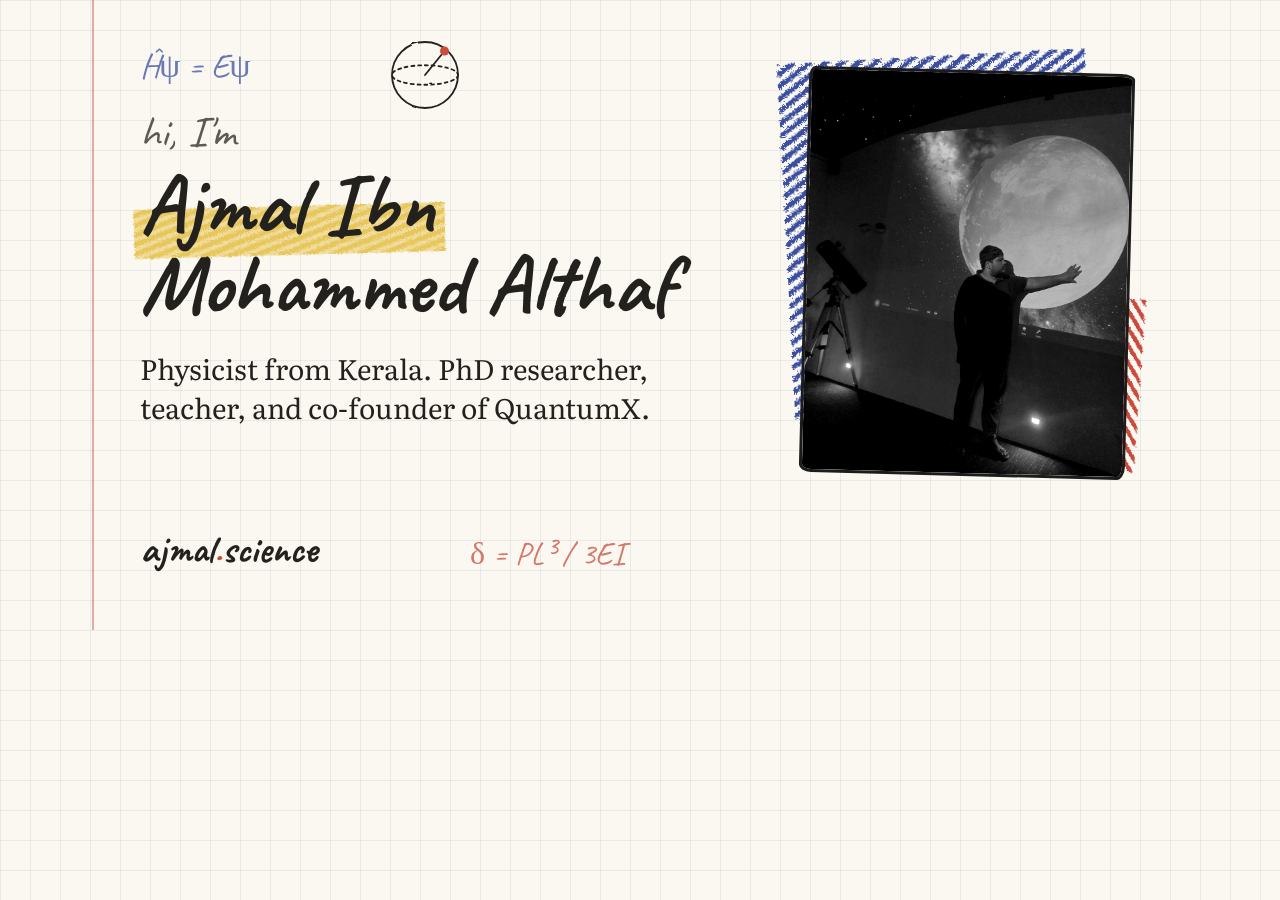
<file: tools/og.html>
<!DOCTYPE html>
<!-- Share image template (1200x630). Render with: node tools/render-og.js -->
<html><head><meta charset="utf-8">
<link href="https://fonts.googleapis.com/css2?family=Caveat:wght@500;700&family=Literata:opsz,wght@7..72,400&display=swap" rel="stylesheet">
<style>
  html,body{margin:0}
  body{width:1200px;height:630px;overflow:hidden;position:relative;background:#fbf8f1;
    background-image:linear-gradient(rgba(60,90,140,.09) 1px,transparent 1px),linear-gradient(90deg,rgba(60,90,140,.09) 1px,transparent 1px);
    background-size:30px 30px;color:#23211e;font-family:Literata,Georgia,serif}
  .margin{position:absolute;top:0;bottom:0;left:92px;width:2px;background:rgba(201,76,60,.45)}
  .text{position:absolute;left:140px;top:104px;width:640px}
  .hi{font-family:Caveat;font-size:44px;color:#5d5953;margin:0}
  h1{font-family:Caveat;font-weight:700;font-size:84px;line-height:.95;margin:6px 0 24px;white-space:nowrap}
  h1 span{position:relative;z-index:0}
  h1 span::before{content:"";position:absolute;z-index:-1;left:-6px;right:-10px;top:52%;bottom:2%;
    background:repeating-linear-gradient(-20deg,#e7c65a 0 5px,rgba(231,198,90,.55) 5px 9px);transform:rotate(-1.5deg);filter:url(#crayon)}
  p.role{font-size:28px;line-height:1.4;margin:0;max-width:560px}
  .url{position:absolute;left:140px;bottom:56px;font-family:Caveat;font-weight:700;font-size:40px}
  .url b{color:#c94c3c}
  .photo{position:absolute;right:76px;top:70px;width:320px}
  .photo .h1{position:absolute;inset:-14px 30px 60px -18px;background:repeating-linear-gradient(-35deg,#3b4fa0 0 5px,transparent 5px 10px);filter:url(#crayon);transform:rotate(-3deg)}
  .photo .h2{position:absolute;inset:55% -16px 10px 45%;background:repeating-linear-gradient(55deg,#c94c3c 0 4px,transparent 4px 9px);filter:url(#crayon);transform:rotate(4deg)}
  .photo img{position:relative;display:block;width:100%;filter:grayscale(1) contrast(1.05);border:3px solid #23211e;border-radius:6px 14px 8px 12px/12px 6px 14px 8px;transform:rotate(1.5deg)}
  .eq{position:absolute;font-family:Caveat;color:#3b4fa0;opacity:.75}
  svg.d{position:absolute}
</style></head>
<body>
  <svg width="0" height="0" style="position:absolute"><filter id="crayon"><feTurbulence type="fractalNoise" baseFrequency=".9" numOctaves="2" seed="3"/><feDisplacementMap in="SourceGraphic" scale="5"/></filter>
  <filter id="wobble"><feTurbulence type="fractalNoise" baseFrequency=".035" numOctaves="2" seed="7"/><feDisplacementMap in="SourceGraphic" scale="3"/></filter></svg>
  <div class="margin"></div>
  <div class="text">
    <p class="hi">hi, I'm</p>
    <h1><span>Ajmal Ibn</span><br>Mohammed Althaf</h1>
    <p class="role">Physicist from Kerala. PhD researcher,<br>teacher, and co-founder of QuantumX.</p>
  </div>
  <div class="url">ajmal<b>.</b>science</div>
  <div class="eq" style="left:140px;top:44px;font-size:34px">Ĥψ = Eψ</div>
  <div class="eq" style="left:470px;bottom:56px;font-size:32px;color:#c94c3c">δ = PL³ / 3EI</div>
  <svg class="d" style="left:380px;top:30px" width="90" height="90" viewBox="0 0 120 120">
    <g fill="none" stroke="#23211e" stroke-width="2.4" stroke-linecap="round" filter="url(#wobble)">
      <circle cx="60" cy="60" r="44"/><ellipse cx="60" cy="60" rx="44" ry="13" stroke-dasharray="4 5"/><line x1="60" y1="60" x2="86" y2="28"/></g>
    <circle cx="86" cy="28" r="6" fill="#c94c3c"/></svg>
  <div class="photo"><span class="h1"></span><span class="h2"></span><img src="../img/portrait-900.jpg" alt=""></div>
</body></html>
</file>
<file: style.css>
/* ajmal.science — sketchbook theme
   Paper, pencil and crayon. Black-and-white photo, coloured by hand. */

:root {
  --paper: #fbf8f1;
  --grid: rgba(60, 90, 140, 0.07);
  --ink: #23211e;
  --soft: #4b4843;
  --rule: rgba(35, 33, 30, 0.18);

  /* coloured pencils rather than carnival crayons */
  --c-magenta: #c94c3c; /* red pencil */
  --c-green: #4f8a4b;
  --c-orange: #d39b3a;  /* ochre */
  --c-cyan: #3a7ca5;
  --c-violet: #3b4fa0;  /* ink blue */
  --c-yellow: #e7c65a;  /* highlighter */

  --link: #3b4fa0;
  --hand: "Caveat", "Segoe Print", "Comic Sans MS", cursive;
  --text: "Literata", Georgia, "Times New Roman", serif;
}

@media (prefers-color-scheme: dark) {
  :root:not([data-theme="light"]) {
    --paper: #1f1e1c;
    --grid: rgba(255, 255, 255, 0.035);
    --ink: #ece8df;
    --soft: #bfb9ae;
    --rule: rgba(236, 232, 223, 0.18);
    --link: #9fb0ff;
  }
}
:root[data-theme="dark"] {
  --paper: #1f1e1c;
  --grid: rgba(255, 255, 255, 0.035);
  --ink: #ece8df;
  --soft: #bfb9ae;
  --rule: rgba(236, 232, 223, 0.18);
  --link: #9fb0ff;
}

* { box-sizing: border-box; margin: 0; padding: 0; }

html { scroll-behavior: smooth; scroll-padding-top: 4.5rem; }

body {
  background-color: var(--paper);
  /* lab-notebook grid */
  background-image:
    linear-gradient(var(--grid) 1px, transparent 1px),
    linear-gradient(90deg, var(--grid) 1px, transparent 1px);
  background-size: 24px 24px;
  color: var(--ink);
  font-family: var(--text);
  font-size: 1.0625rem;
  line-height: 1.7;
  -webkit-font-smoothing: antialiased;
  overflow-x: hidden;
}

.defs { position: absolute; width: 0; height: 0; }

a { color: var(--link); text-underline-offset: 3px; text-decoration-thickness: 1px; }
a:hover { text-decoration-thickness: 2px; }

.wrap { max-width: 1080px; margin: 0 auto; padding: 0 16px; }
.narrow > * { max-width: 680px; }

.skip { position: absolute; left: -999px; top: 0; background: var(--ink); color: var(--paper); padding: .5rem 1rem; z-index: 20; }
.skip:focus { left: 0; }

/* ---------- header ---------- */

.top {
  position: sticky; top: 0; z-index: 10;
  background: color-mix(in srgb, var(--paper) 92%, transparent);
  backdrop-filter: blur(6px);
  border-bottom: 1px dashed var(--rule);
}
.top-inner { display: flex; flex-wrap: wrap; align-items: baseline; gap: .25rem 1.25rem; padding-top: .6rem; padding-bottom: .5rem; }
.name-mark { font-family: var(--hand); font-weight: 700; font-size: 1.6rem; color: var(--ink); text-decoration: none; line-height: 1.1; }
.name-mark span { color: var(--c-magenta); }
.top nav { display: flex; flex-wrap: wrap; gap: 0 .9rem; }
.top nav a { font-family: var(--hand); font-size: 1.3rem; color: var(--soft); text-decoration: none; white-space: nowrap; }
.top nav a:hover { color: var(--ink); }
/* phones: keep all six links on one line */
@media (max-width: 520px) {
  .top nav { flex-wrap: nowrap; gap: 0 .55rem; }
  .top nav a { font-size: 1.12rem; }
}
@media (max-width: 370px) {
  .top nav { gap: 0 .32rem; }
  .top nav a { font-size: .98rem; }
}

/* ---------- intro ---------- */

.intro { position: relative; padding: 2.5rem 0 3rem; }
.lights { position: absolute; top: 0; left: 0; width: 100%; height: 44px; color: var(--soft); }

.intro-grid { display: grid; gap: 2.5rem; align-items: center; padding-top: 1.5rem; }
.hello { font-family: var(--hand); font-size: 1.7rem; color: var(--soft); line-height: 1; }
h1 {
  font-family: var(--hand); font-weight: 700;
  font-size: clamp(2.6rem, 10vw, 4.6rem);
  line-height: .95; margin: .3rem 0 1.1rem;
  letter-spacing: -.01em;
}
.lede { font-size: 1.2rem; max-width: 34ch; }
.where { margin-top: 1rem; font-family: var(--hand); font-size: 1.35rem; color: var(--soft); }
.where::before { content: "⌖ "; color: var(--c-orange); }

.portrait { position: relative; max-width: 380px; margin: 0 auto; width: calc(100% - 28px); }
.portrait img {
  position: relative; z-index: 1; display: block; width: 100%; height: auto;
  filter: grayscale(1) contrast(1.05);
  border: 3px solid var(--ink);
  border-radius: 6px 14px 8px 12px / 12px 6px 14px 8px;
  transform: rotate(1.2deg);
}
.portrait figcaption { font-family: var(--hand); font-size: 1.3rem; color: var(--soft); text-align: right; margin-top: 1.6rem; transform: rotate(-1.5deg); }

/* crayon scribbles behind the photo */
.scribble { position: absolute; z-index: 0; filter: url(#crayon); opacity: .9; }
.scribble.s1 {
  inset: -14px 18px 5rem -16px;
  background: repeating-linear-gradient(-35deg, var(--c-magenta) 0 5px, transparent 5px 9px);
  transform: rotate(-3deg);
}
.scribble.s2 {
  inset: 45% -14px 3.6rem 40%;
  background: repeating-linear-gradient(55deg, var(--c-cyan) 0 4px, transparent 4px 8px);
  transform: rotate(4deg);
}

/* ---------- sections ---------- */

.sec { padding: 2.75rem 0; }
.sec + .sec { border-top: 1px dashed var(--rule); }

h2 { font-family: var(--hand); font-weight: 700; font-size: 2.6rem; line-height: 1.1; margin-bottom: 1.1rem; }
h2 span { position: relative; z-index: 0; padding: 0 .2em; }
/* crayon highlight behind each heading, colour set per section */
h2 span::before {
  content: ""; position: absolute; z-index: -1;
  left: -.05em; right: -.15em; top: .45em; bottom: .02em;
  background: repeating-linear-gradient(-20deg, var(--hl) 0 4px, color-mix(in srgb, var(--hl) 55%, transparent) 4px 7px);
  filter: url(#crayon);
  transform: rotate(-1.5deg);
  opacity: .85;
}

h3 { font-size: 1.05rem; font-weight: 600; margin: 1.8rem 0 .5rem; }
.sec p + p { margin-top: .9rem; }
.aside { color: var(--soft); font-style: italic; }
.meta { font-family: var(--hand); font-size: 1.25rem; color: var(--soft); line-height: 1.3; margin: .1rem 0 .5rem; }

.note {
  display: grid; gap: 1rem; align-items: start;
  padding: 1.1rem 1.2rem 1.2rem;
  border: 2px solid var(--ink);
  border-radius: 12px 4px 14px 6px / 6px 14px 4px 12px;
  background: color-mix(in srgb, var(--paper) 85%, var(--c-cyan) 15%);
}
.note h3 { margin-top: 0; }
.doodle { width: 92px; height: 92px; color: var(--ink); overflow: visible; }
.doodle-label { font-family: var(--hand); font-size: 15px; fill: var(--soft); }

.list { list-style: none; }
.list li { padding: .55rem 0 .55rem 1.4rem; position: relative; border-bottom: 1px dotted var(--rule); }
.list li:last-child { border-bottom: 0; }
.list li::before { content: "✶"; position: absolute; left: 0; top: .55rem; color: var(--hl); }
.list .t { display: block; }
.list .m { display: block; font-family: var(--hand); font-size: 1.2rem; color: var(--soft); line-height: 1.3; }

.timeline { list-style: none; border-left: 2px solid var(--hl); margin-left: .3rem; }
.timeline li { padding: .2rem 0 .8rem 1.1rem; position: relative; }
.timeline li::before {
  content: ""; position: absolute; left: -7px; top: .65rem; width: 12px; height: 12px;
  border-radius: 50%; background: var(--paper); border: 2px solid var(--ink);
}
.timeline .y { display: block; font-family: var(--hand); font-size: 1.25rem; color: var(--soft); line-height: 1.3; }

.tools { margin-top: 1.6rem; font-size: .95rem; color: var(--soft); }
.tools span { font-family: var(--hand); font-size: 1.25rem; color: var(--ink); margin-right: .4rem; }

.more { font-family: var(--hand); font-size: 1.45rem; }

.links { list-style: none; margin-top: 1rem; }
.links a {
  display: flex; flex-wrap: wrap; gap: 0 .9rem; align-items: baseline;
  padding: .55rem 0; border-bottom: 1px dotted var(--rule);
  color: var(--ink); text-decoration: none; overflow-wrap: anywhere;
}
.links a:hover { color: var(--link); }
.links b { font-family: var(--hand); font-weight: 700; font-size: 1.35rem; min-width: 5.5rem; color: var(--soft); }

.foot { padding-top: 1.5rem; padding-bottom: 2.5rem; font-family: var(--hand); font-size: 1.2rem; color: var(--soft); border-top: 1px dashed var(--rule); }

/* ---------- wider screens ---------- */

@media (min-width: 760px) {
  .wrap { padding: 0 32px; }
  .intro { padding: 3.5rem 0 4rem; }
  .intro-grid { grid-template-columns: 1.25fr 1fr; gap: 3.5rem; }
  .portrait { margin: 0; }
  .note { grid-template-columns: 92px 1fr; }
  .sec { padding: 3.75rem 0; }
}

@media (prefers-reduced-motion: reduce) {
  html { scroll-behavior: auto; }
}

/* =========================================================
   v2: photos, motion, pointer, game
   ========================================================= */

/* pencil cursor (hotspot at the tip); star-pencil on links */
@media (hover: hover) and (pointer: fine) {
  body {
    cursor: url("data:image/svg+xml,%3Csvg xmlns='http://www.w3.org/2000/svg' width='32' height='32' viewBox='0 0 32 32'%3E%3Cpath d='M3 29 L6 20 L22 4 L28 10 L12 26 Z' fill='%23e7c65a' stroke='%2323211e' stroke-width='1.6' stroke-linejoin='round'/%3E%3Cpath d='M3 29 L6 20 L12 26 Z' fill='%23f4dcb0' stroke='%2323211e' stroke-width='1.6' stroke-linejoin='round'/%3E%3Cpath d='M3 29 L4.4 25 L7 27.6 Z' fill='%2323211e'/%3E%3Cpath d='M22 4 L28 10 L25.5 12.5 L19.5 6.5 Z' fill='%23c94c3c' stroke='%2323211e' stroke-width='1.6'/%3E%3C/svg%3E") 3 29, auto;
  }
  a, button, summary {
    cursor: url("data:image/svg+xml,%3Csvg xmlns='http://www.w3.org/2000/svg' width='32' height='32' viewBox='0 0 32 32'%3E%3Cpath d='M3 29 L6 20 L22 4 L28 10 L12 26 Z' fill='%23c94c3c' stroke='%2323211e' stroke-width='1.6' stroke-linejoin='round'/%3E%3Cpath d='M3 29 L6 20 L12 26 Z' fill='%23f4dcb0' stroke='%2323211e' stroke-width='1.6' stroke-linejoin='round'/%3E%3Cpath d='M3 29 L4.4 25 L7 27.6 Z' fill='%2323211e'/%3E%3Cpath d='M22 4 L28 10 L25.5 12.5 L19.5 6.5 Z' fill='%23e7c65a' stroke='%2323211e' stroke-width='1.6'/%3E%3C/svg%3E") 3 29, pointer;
  }
}
.spark {
  position: fixed; z-index: 50; pointer-events: none;
  width: 7px; height: 7px; margin: -3px 0 0 -3px; border-radius: 50%;
  animation: spark .7s ease-out forwards;
}
@keyframes spark { to { transform: translate(var(--dx, 0), calc(var(--dy, 0px) + 14px)) scale(.2); opacity: 0; } }
.spark.burst { width: 9px; height: 9px; animation-duration: .9s; }

/* reading progress */
.progress { position: fixed; top: 0; left: 0; right: 0; height: 4px; z-index: 30; pointer-events: none; }
.progress span {
  display: block; height: 100%; transform-origin: 0 50%; transform: scaleX(0);
  background: var(--c-violet);
  filter: url(#crayon);
}

/* sketch-in reveals (only when JS is running) */
.js .reveal { opacity: 0; transform: translateY(18px) rotate(-.4deg); transition: opacity .7s ease, transform .7s cubic-bezier(.2,.7,.2,1); }
.js .reveal.in { opacity: 1; transform: none; }
.js h2.reveal span::before { transform: rotate(-1.5deg) scaleX(0); transform-origin: 0 50%; transition: transform .8s .25s cubic-bezier(.6,.1,.2,1); }
.js h2.reveal.in span::before { transform: rotate(-1.5deg) scaleX(1); }

/* twinkling lights */
.bulb { animation: twinkle 3.2s ease-in-out infinite; }
.bulb:nth-child(2n) { animation-delay: -1.1s; }
.bulb:nth-child(3n) { animation-delay: -2.2s; }
@keyframes twinkle { 50% { opacity: .35; } }

/* floating doodles */
.intro, .sec { position: relative; }
.float { position: absolute; pointer-events: none; will-change: transform; opacity: .85; }
.f-atom { width: 56px; top: 90px; right: 6%; }
.f-wave { width: 110px; bottom: 30px; left: 4%; }
.f-psi { width: 54px; top: 40px; right: 8%; }
.f-apple { width: 46px; top: 50px; right: 10%; }

/* the Bloch-sphere arrow precesses slowly */
.spin .vec { transform-origin: 60px 60px; animation: precess 9s linear infinite; }
@keyframes precess { to { transform: rotate(360deg); } }

/* photo tilts a little as you scroll */
.tilt img { transform: rotate(calc(1.2deg + var(--tilt, 0deg))); transition: transform .2s linear; }

/* ---------- snapshots strip ---------- */
.snaps {
  list-style: none; display: grid; grid-auto-flow: column; grid-auto-columns: minmax(200px, 62%); align-items: start;
  gap: 1.4rem; overflow-x: auto; scroll-snap-type: x mandatory;
  padding: 2rem 4px 1.2rem; margin-top: 1.5rem; scrollbar-width: thin;
}
.snap {
  position: relative; scroll-snap-align: start;
  background: #fff; padding: 10px 10px 4px; border: 1px solid rgba(0,0,0,.12);
  box-shadow: 0 6px 16px rgba(0,0,0,.08);
  transform: rotate(var(--r, 0deg)); transition: transform .3s ease;
}
.snap:hover { transform: rotate(0deg) translateY(-4px) scale(1.02); }
.snap::before { /* washi tape */
  content: ""; position: absolute; top: -12px; left: 50%; width: 70px; height: 22px; margin-left: -35px;
  background: color-mix(in srgb, var(--hl2, var(--c-yellow)) 70%, transparent); transform: rotate(-4deg);
  filter: url(#crayon);
}
.snap picture { display: block; background: color-mix(in srgb, var(--hl2, var(--c-yellow)) 14%, #f3efe6); } /* tint until the photo loads */
.snap img { display: block; width: 100%; height: auto; max-height: 340px; object-fit: cover; }
.snap p { font-family: var(--hand); font-size: 1.3rem; color: #3a3733; text-align: center; padding: .3rem 0 .1rem; }
.snap .frame {
  aspect-ratio: 4 / 3; display: grid; place-items: center;
  background: repeating-linear-gradient(-35deg, color-mix(in srgb, var(--hl2) 22%, #fff) 0 6px, #fff 6px 12px);
  border: 2px dashed color-mix(in srgb, var(--hl2) 60%, #999);
}
.snap .frame span { font-family: var(--hand); font-size: 1.2rem; color: #6b665e; background: #fff; padding: 0 .5rem; }

/* ---------- hidden stars ---------- */
.star {
  position: absolute; left: min(var(--x), calc(100% - 34px)); top: var(--y); z-index: 3;
  width: 30px; height: 30px; padding: 0; border: 0; background: none;
  color: var(--c-yellow); opacity: .55; transition: transform .25s, opacity .25s;
}
.star svg { width: 100%; height: 100%; fill: var(--c-yellow); stroke: #8a6d00; overflow: visible; }
.star:hover, .star:focus-visible { opacity: 1; transform: scale(1.25) rotate(15deg); }
.star.got { opacity: 1; animation: none; }
.star.got svg { fill: var(--c-magenta); stroke: #7a1d55; }
.js .star:not(.got) { animation: wiggle 4s ease-in-out infinite; }
@keyframes wiggle { 0%, 88%, 100% { transform: rotate(0); } 92% { transform: rotate(-14deg); } 96% { transform: rotate(10deg); } }
.narrow { position: relative; }

.game-hint { margin-top: .6rem; font-family: var(--hand); font-size: 1.2rem; color: var(--soft); }
.mini-star { width: 18px; height: 18px; vertical-align: -3px; fill: var(--c-yellow); stroke: #8a6d00; }

.stars-found {
  position: fixed; right: 14px; bottom: 14px; z-index: 40;
  display: flex; align-items: center; gap: .35rem;
  font-family: var(--hand); font-size: 1.25rem; color: var(--ink);
  background: var(--paper); border: 2px solid var(--ink); padding: .2rem .8rem .2rem .5rem;
  border-radius: 14px 6px 12px 8px / 8px 12px 6px 14px; box-shadow: 3px 3px 0 var(--c-yellow);
}
.stars-found svg { width: 20px; height: 20px; fill: var(--c-magenta); stroke: var(--ink); }
.stars-found.done { box-shadow: 3px 3px 0 var(--c-magenta); max-width: calc(100vw - 28px); }

@media (min-width: 760px) {
  .snaps { display: block; columns: 4 200px; column-gap: 1.6rem; overflow: visible; }
  .snap { break-inside: avoid; margin-bottom: 2rem; display: inline-block; width: 100%; }
  .snap img { max-height: none; }
}

@media (prefers-reduced-motion: reduce) {
  *, *::before, *::after { animation: none !important; transition: none !important; }
  .float { display: none; }
}

/* ---------- physics figures ---------- */
.machine { margin-top: 2.2rem; color: var(--ink); }
.machine svg { display: block; width: 100%; max-width: 360px; height: auto; overflow: visible; }
.machine figcaption { font-family: var(--hand); font-size: 1.25rem; color: var(--soft); max-width: 420px; line-height: 1.3; margin-top: .3rem; }
.machine figcaption b { color: var(--ink); }
.fig-label { font-family: var(--hand); font-size: 15px; fill: var(--soft); }
.fig-label.dark { fill: #23211e; font-weight: 700; }
.cat-arm { transform-box: view-box; transform-origin: 60px 120px; transition: transform .18s cubic-bezier(.3,1.6,.5,1); }
.bin.hit { animation: bump .5s ease; transform-box: fill-box; transform-origin: 50% 100%; }
@keyframes bump { 30% { transform: scale(1.08, .92); } 60% { transform: scale(.96, 1.04); } }
.launch {
  font: inherit; color: var(--ink); background: var(--c-yellow); border: 2px solid var(--ink);
  padding: 0 .6rem; border-radius: 10px 4px 9px 5px / 5px 9px 4px 10px; box-shadow: 2px 2px 0 var(--ink);
}
.launch:active { transform: translate(2px, 2px); box-shadow: none; }
.launch-note { display: block; }
@media (min-width: 760px) {
  .machine { display: flex; align-items: center; gap: 1.5rem; }
  .machine svg { flex: 0 0 340px; }
}
.stars-found[hidden] { display: none; }

/* headshot, taped into the About text */
.mug {
  float: right; width: 44%; max-width: 220px; margin: .2rem 0 .8rem 1rem; position: relative;
  background: #fff; padding: 7px; box-shadow: 0 6px 16px rgba(0,0,0,.1); transform: rotate(2.5deg);
}
.js .mug.reveal { transform: translateY(18px) rotate(2.5deg); }
.js .mug.reveal.in { transform: rotate(2.5deg); }
.mug img { display: block; width: 100%; height: auto; aspect-ratio: 1; object-fit: cover; object-position: 50% 30%; }
.mug::before {
  content: ""; position: absolute; top: -10px; left: 30%; width: 60px; height: 20px;
  background: color-mix(in srgb, var(--c-yellow) 75%, transparent); transform: rotate(-6deg); filter: url(#crayon);
}
.sec .wrap.narrow::after { content: ""; display: block; clear: both; }

/* physics notebook touches */
.lights { height: 52px; }
.eq { font-family: var(--hand); font-size: 1.6rem; color: var(--c-violet); opacity: .45; white-space: nowrap; }
.pendulum { transform-origin: 30px 4px; animation: swing 2.4s ease-in-out infinite alternate; }
@keyframes swing { from { transform: rotate(16deg); } to { transform: rotate(-16deg); } }
.f-atom { width: 44px; color: var(--ink); }
.spark { width: 5px; height: 5px; margin: -2px 0 0 -2px; opacity: .8; }
.star svg { fill: var(--c-yellow); stroke: var(--ink); }
.star.got svg { fill: var(--c-magenta); stroke: var(--ink); }
.mini-star { fill: var(--c-yellow); stroke: var(--ink); width: 22px; }
@media (max-width: 759px) { .eq { display: none; } }
.stars-found.done { display: block; line-height: 1.3; }
.stars-found.done svg { vertical-align: -4px; }
@media (prefers-color-scheme: dark) { :root:not([data-theme="light"]) { --c-violet: #7f93e6; --c-cyan: #5aa3cf; } }
:root[data-theme="dark"] { --c-violet: #7f93e6; --c-cyan: #5aa3cf; }

/* =========================================================
   v4: the little lab
   ========================================================= */
.ml, [lang="ml"] { font-family: "Manjari", "Noto Sans Malayalam", var(--text); }
.lede.ml { font-size: 1.15rem; line-height: 1.8; }
.ml-toggle {
  font: 700 1.05rem/1.2 "Manjari", var(--text); color: var(--ink); background: transparent;
  border: 1.5px dashed var(--ink); border-radius: 999px; padding: .15rem .8rem; margin-top: .6rem;
}
.ml-toggle[aria-pressed="true"] { font-family: var(--hand); font-size: 1.2rem; }

/* "currently" sticky note */
.currently {
  margin-top: 1.2rem; max-width: 330px; padding: .8rem 1rem .9rem; position: relative;
  background: color-mix(in srgb, var(--c-yellow) 38%, var(--paper));
  box-shadow: 0 6px 14px rgba(0,0,0,.08); transform: rotate(-1.4deg);
  font-family: var(--hand); font-size: 1.25rem; line-height: 1.3; color: var(--ink);
}
.currently::before { content: ""; position: absolute; top: -10px; left: 40%; width: 64px; height: 20px; background: color-mix(in srgb, var(--c-cyan) 45%, transparent); transform: rotate(4deg); filter: url(#crayon); }
.currently p + p { margin-top: .15rem; }
.currently b { color: var(--soft); font-weight: 500; margin-right: .3rem; }
.cur-head { font-weight: 700; font-size: 1.4rem; }
.cur-head span { font-weight: 500; color: var(--soft); font-size: 1.1rem; }

/* lab figures */
.lab { margin-top: 2.2rem; color: var(--ink); }
.lab svg { display: block; width: 100%; max-width: 300px; height: auto; overflow: visible; touch-action: none; }
#spectrum svg { max-width: 360px; }
.lab-side, .lab figcaption { font-size: .98rem; margin-top: .4rem; }
.lab-title, .lab figcaption > b { font-family: var(--hand); font-size: 1.3rem; }
.lab-title b, .lab figcaption > b { color: var(--ink); }
.lab-hint { display: block; font-family: var(--hand); font-size: 1.15rem; color: var(--soft); line-height: 1.3; margin-top: .4rem; }
.gates { display: flex; flex-wrap: wrap; gap: .4rem; margin: .5rem 0; }
.gates button, .ds-btns button, .gw-play {
  font: 700 1.05rem/1 var(--text); min-width: 2.6rem; padding: .45rem .6rem; color: var(--ink);
  background: var(--paper); border: 2px solid var(--ink);
  border-radius: 9px 4px 8px 5px / 5px 8px 4px 9px; box-shadow: 2px 2px 0 var(--ink);
}
.gates button:active, .ds-btns button:active, .gw-play:active { transform: translate(2px, 2px); box-shadow: none; }
.gates .measure { background: var(--c-yellow); color: #23211e; font-family: var(--hand); font-size: 1.2rem; }
.gates .reset, .ds-btns button { font-family: var(--hand); font-size: 1.15rem; font-weight: 500; }
.q-state { font-family: "Literata", serif; font-size: 1.15rem; }
.q-probs, .q-counts, .ds-n, .p-out { font-family: var(--hand); font-size: 1.2rem; color: var(--soft); white-space: pre-wrap; }
#qubit.flash svg { animation: collapse .35s ease; }
@keyframes collapse { 40% { transform: scale(.94); filter: brightness(1.3); } }

.peak { fill: var(--c-yellow); fill-opacity: .25; stroke: var(--c-magenta); stroke-width: 1.6; stroke-dasharray: 3 3; transition: fill-opacity .2s; }
.peak:hover, .peak:focus { fill-opacity: .6; outline: none; }
.sp-note { min-height: 4.8em; }

.ds-box { border: 2px solid var(--ink); border-radius: 10px 4px 12px 6px / 6px 12px 4px 10px; background: color-mix(in srgb, var(--paper) 80%, var(--c-cyan) 6%); max-width: 520px; }
.ds-box canvas { display: block; width: 100%; height: 190px; }
.ds-btns { display: flex; flex-wrap: wrap; gap: .4rem; margin: .5rem 0 .2rem; }

.p-bob { cursor: grab; }
.p-bob:active { cursor: grabbing; }
.p-bob:focus-visible { outline: none; stroke: var(--c-magenta); stroke-width: 3; }

.gw-play { font-family: var(--hand); font-size: 1.15rem; padding: .2rem .7rem; }
#chirp svg { max-width: 420px; }
#chirp figcaption { font-size: .95rem; color: var(--soft); max-width: 560px; }

/* plain-words margin notes */
.margin-note summary { font-family: var(--hand); font-size: 1.15rem; color: var(--link); list-style: none; cursor: pointer; display: inline-block; }
.margin-note summary::-webkit-details-marker { display: none; }
.margin-note[open] summary { color: var(--soft); }
.margin-note p {
  margin-top: .4rem; padding: .6rem .8rem; font-size: .95rem; line-height: 1.55;
  border-left: 3px solid var(--c-magenta); background: color-mix(in srgb, var(--paper) 88%, var(--c-yellow) 12%);
}

/* invite me to talk */
.talk-card {
  margin-top: 2rem; padding: 1rem 1.2rem 1.1rem; border: 2px solid var(--ink);
  border-radius: 14px 5px 12px 7px / 7px 12px 5px 14px; box-shadow: 4px 4px 0 var(--c-yellow);
}
.talk-card h3 { margin-top: 0; font-family: var(--hand); font-size: 1.7rem; font-weight: 700; }
.talk-card ul { margin: .5rem 0 .6rem 1.2rem; }
.talk-card li { margin: .15rem 0; }

@media (min-width: 760px) {
  #qubit, #spectrum { display: grid; grid-template-columns: auto 1fr; gap: 1.6rem; align-items: center; }
  #qubit svg { width: 220px; }
  #spectrum svg { width: 340px; }
}
@media (max-width: 759px) { .f-atom { display: none; } }

/* how I got here: three sketches */
.path { list-style: none; display: grid; gap: 1.6rem; margin-top: 2rem; counter-reset: step; }
.path li { position: relative; }
.path svg { display: block; width: 100%; max-width: 240px; height: auto; color: var(--ink); }
.path p { font-family: var(--hand); font-size: 1.25rem; line-height: 1.3; color: var(--soft); margin-top: .3rem; }
.path p b { color: var(--ink); font-size: 1.45rem; }
.path li:not(:last-child)::after {
  content: "→"; position: absolute; font-family: var(--hand); font-size: 2.2rem; color: var(--c-magenta);
  right: 8%; bottom: -1.6rem; transform: rotate(90deg);
}
.js .path.reveal .sketch g { stroke-dasharray: 900; stroke-dashoffset: 900; transition: stroke-dashoffset 2.4s ease; }
.js .path.reveal.in .sketch g { stroke-dashoffset: 0; }
.js .path.reveal li:nth-child(2) .sketch g { transition-delay: .6s; }
.js .path.reveal li:nth-child(3) .sketch g { transition-delay: 1.2s; }
.flame { animation: flicker .4s ease-in-out infinite alternate; transform-origin: 180px 46px; }
@keyframes flicker { to { transform: scaleY(1.5); } }
@media (min-width: 760px) {
  .path { grid-template-columns: repeat(3, 1fr); max-width: none !important; }
  .path li:not(:last-child)::after { right: -1.1rem; bottom: auto; top: 30%; transform: none; }
}
main { overflow-x: clip; }
.ml-note { font-family: "Manjari", var(--hand); font-size: 1.35rem; color: var(--c-magenta); transform: rotate(-1.5deg); margin-top: .4rem; }
.ml-note span { font-family: var(--hand); font-size: 1.1rem; color: var(--soft); }
</file>
